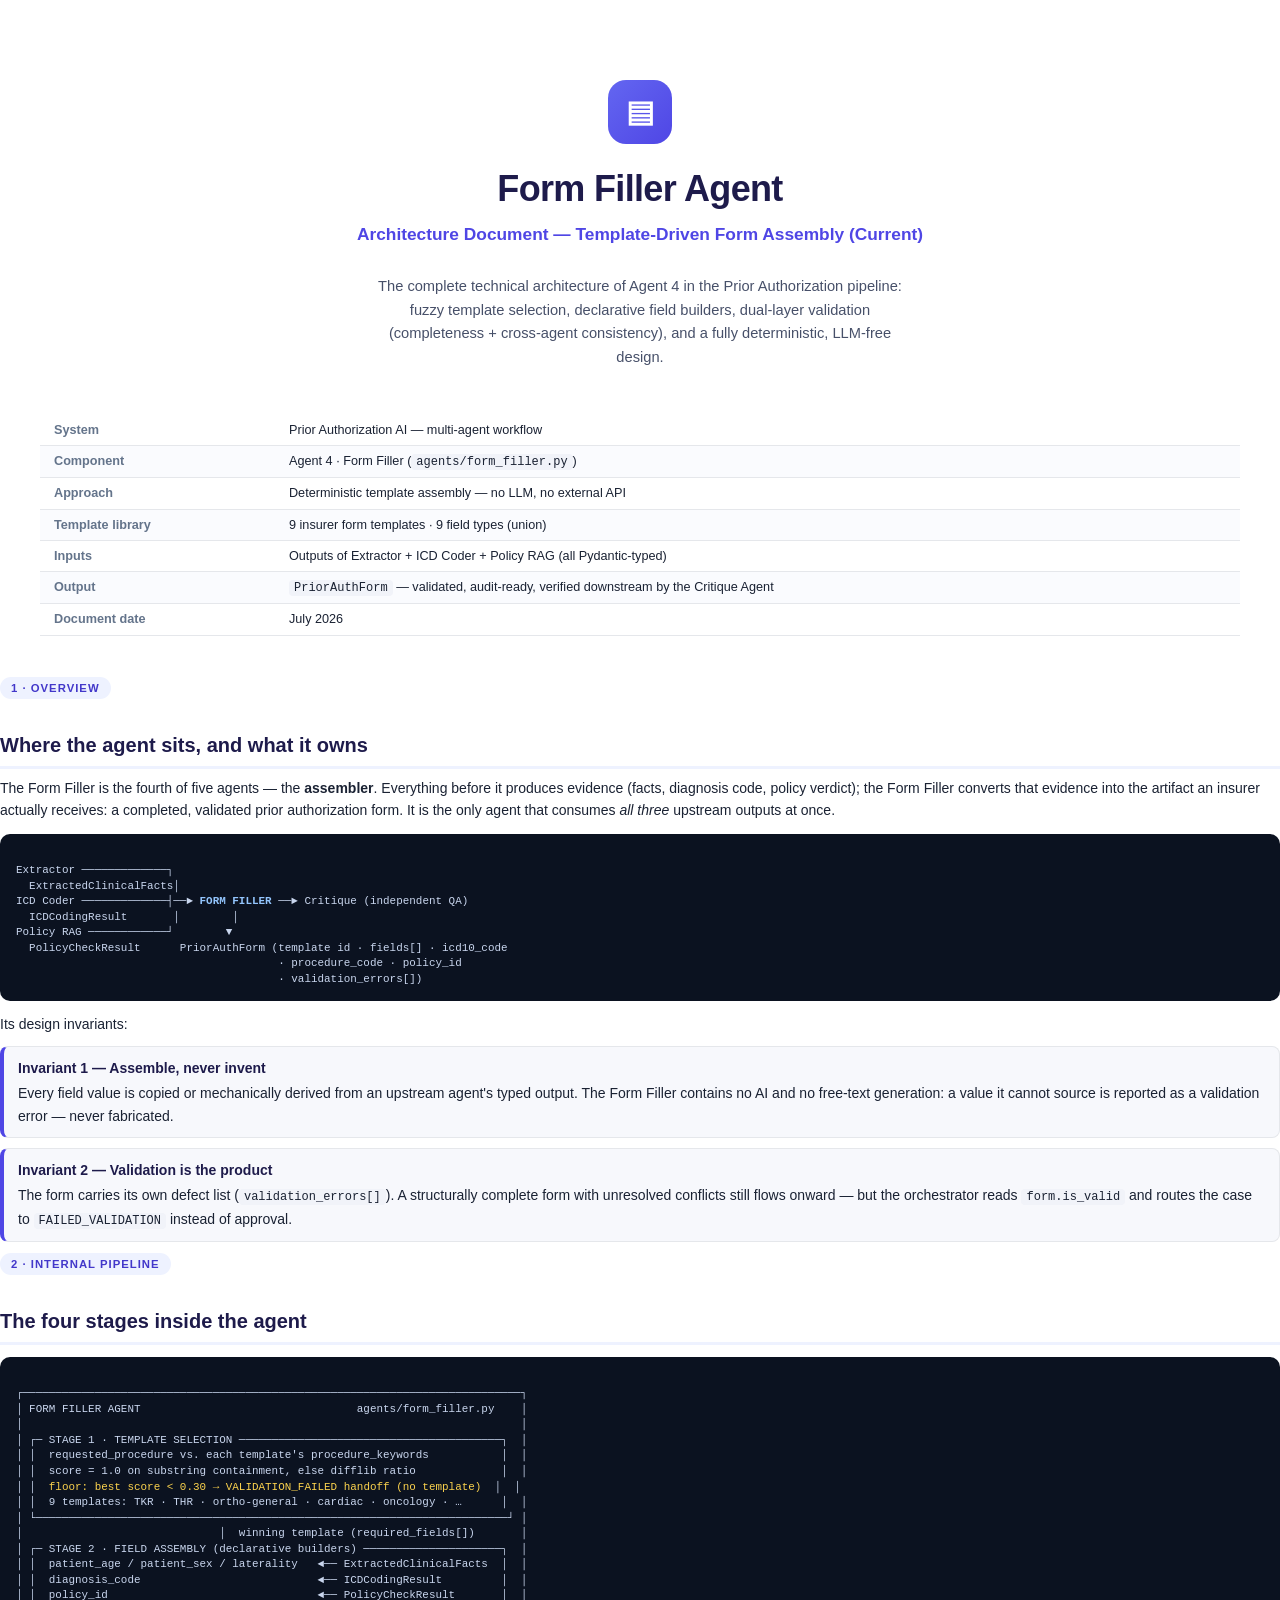
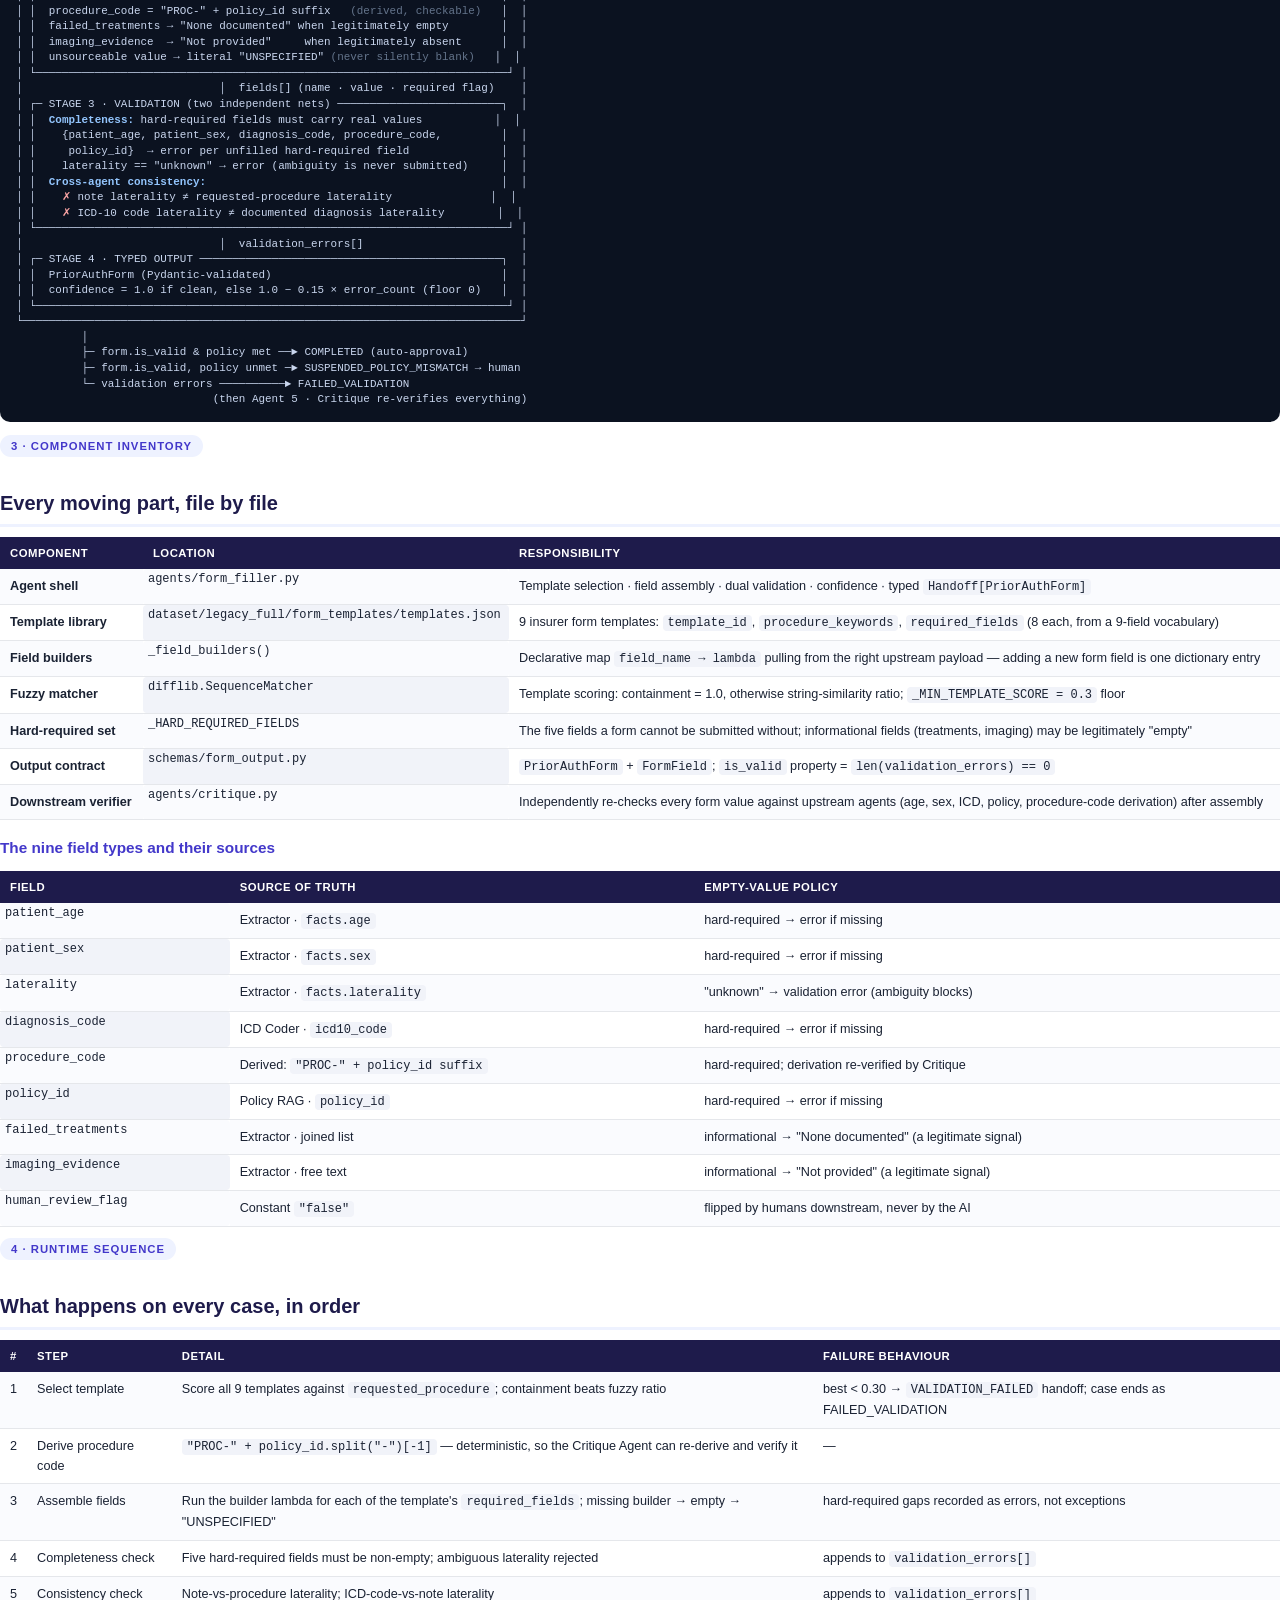
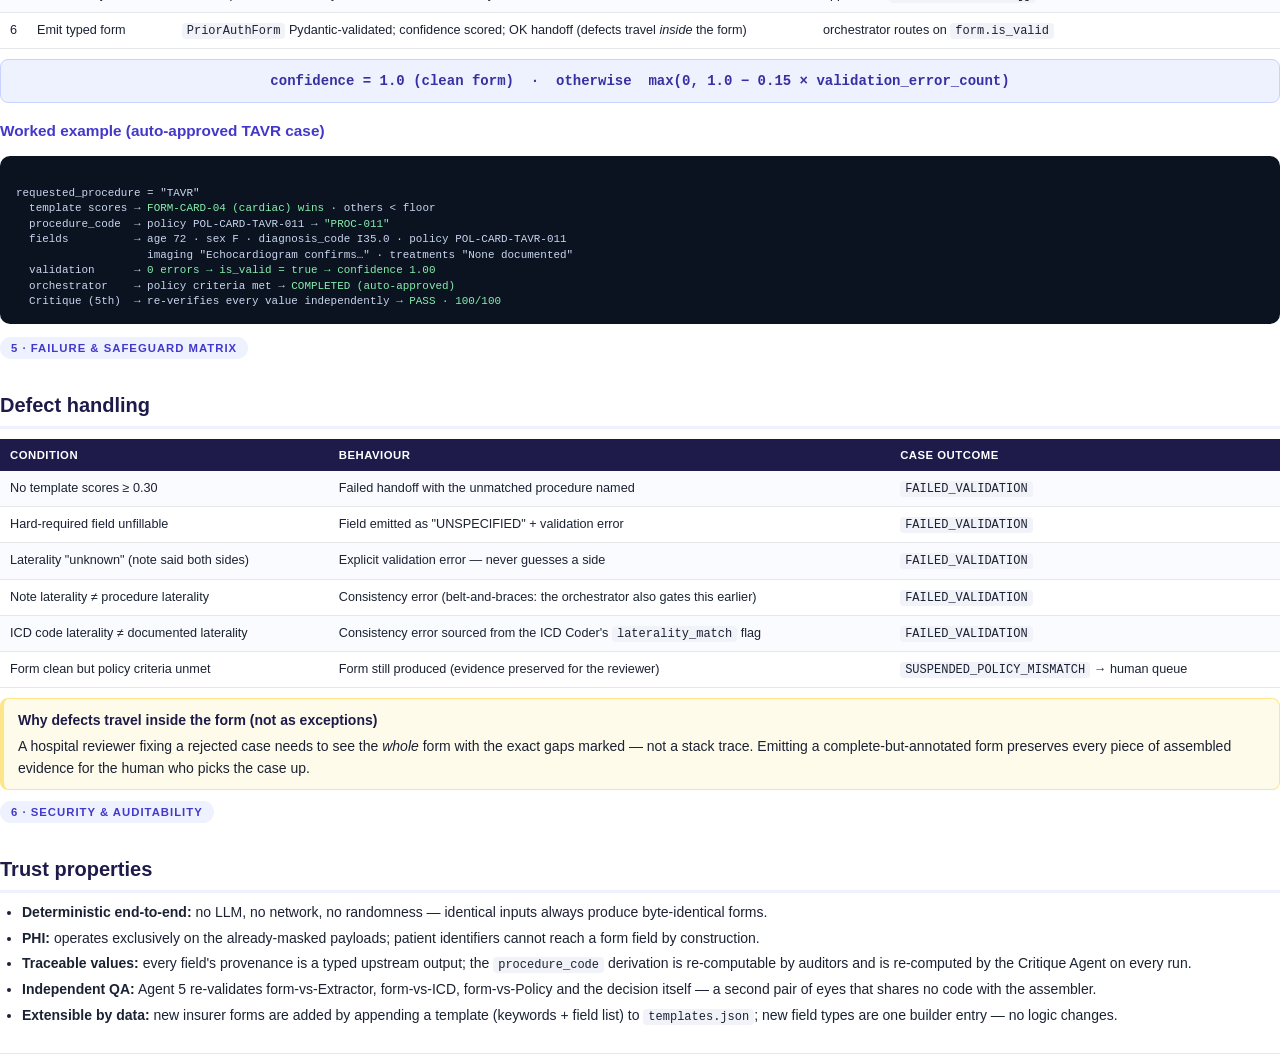
<file: prior-auth-project/docs/form-filler-architecture.html>
<!doctype html>
<html lang="en">
<head>
<meta charset="UTF-8" />
<title>Form Filler Agent — Architecture Document</title>
<style>
  @page { size: A4; margin: 16mm 15mm; }
  * { margin: 0; padding: 0; box-sizing: border-box; }
  body { font-family: "Segoe UI", Arial, sans-serif; color: #1a2233; font-size: 10.5pt; line-height: 1.6; }
  .cover { text-align: center; padding: 80px 40px 40px; page-break-after: always; }
  .cover .logo { width: 64px; height: 64px; border-radius: 18px; margin: 0 auto 24px;
    background: linear-gradient(135deg, #6366F1, #4F46E5); color: #fff;
    display: flex; align-items: center; justify-content: center; font-size: 30px; font-weight: 800; }
  .cover h1 { font-size: 27pt; letter-spacing: -0.5pt; color: #1e1b4b; line-height: 1.15; }
  .cover .subtitle { font-size: 13pt; color: #4F46E5; margin-top: 12px; font-weight: 600; }
  .cover .meta { margin-top: 26px; color: #8a93a8; font-size: 9.5pt; }
  .cover table { margin: 46px auto 0; font-size: 9.5pt; border-collapse: collapse; }
  .cover td { padding: 5px 14px; border-bottom: 1px solid #E5E7EB; text-align: left; }
  .cover td:first-child { color: #64748B; font-weight: 600; }
  h2 { font-size: 15pt; color: #1e1b4b; margin: 26px 0 8px; border-bottom: 3px solid #EEF2FF;
       padding-bottom: 5px; page-break-after: avoid; }
  h3 { font-size: 11.5pt; color: #4338CA; margin: 16px 0 6px; page-break-after: avoid; }
  p { margin: 6px 0; }
  .tag { display: inline-block; background: #EEF2FF; color: #4338CA; font-weight: 700; font-size: 8.5pt;
    border-radius: 999px; padding: 2px 11px; letter-spacing: 1px; text-transform: uppercase; margin-bottom: 4px; }
  code, .mono { font-family: Consolas, "JetBrains Mono", monospace; font-size: 9pt;
    background: #F1F3F9; border-radius: 4px; padding: 1px 5px; }
  .diagram { font-family: Consolas, monospace; font-size: 8.2pt; line-height: 1.42; white-space: pre;
    background: #0B1220; color: #C9D6EE; border-radius: 10px; padding: 14px 16px; margin: 12px 0;
    page-break-inside: avoid; overflow: hidden; }
  .diagram .hl { color: #93C5FD; font-weight: bold; }
  .diagram .g { color: #86EFAC; }
  .diagram .y { color: #FCD34D; }
  .diagram .r { color: #FCA5A5; }
  .diagram .d { color: #64748B; }
  table { width: 100%; border-collapse: collapse; margin: 10px 0; font-size: 9.5pt; page-break-inside: avoid; }
  th { text-align: left; background: #1e1b4b; color: #fff; padding: 7px 10px; font-size: 8.5pt;
       text-transform: uppercase; letter-spacing: 0.5px; }
  td { padding: 7px 10px; border-bottom: 1px solid #E5E7EB; vertical-align: top; }
  tr:nth-child(even) td { background: #FAFBFE; }
  .box { background: #F7F8FC; border: 1px solid #E5E7EB; border-left: 4px solid #4F46E5;
    border-radius: 8px; padding: 10px 14px; margin: 10px 0; page-break-inside: avoid; }
  .box.green { border-left-color: #16A34A; background: #F0FDF4; border-color: #BBF7D0; }
  .box.amber { border-left-color: #D97706; background: #FFFBEB; border-color: #FDE68A; }
  .box b.title { display: block; margin-bottom: 3px; color: #1e1b4b; }
  .formula { text-align: center; font-family: Consolas, monospace; font-size: 10.5pt; font-weight: 700;
    background: #EEF2FF; border: 1px solid #C7D2FE; color: #3730A3; border-radius: 8px;
    padding: 10px; margin: 10px 0; page-break-inside: avoid; }
  .footer-note { margin-top: 26px; color: #8a93a8; font-size: 8.5pt; border-top: 1px solid #E5E7EB; padding-top: 8px; }
  ul { margin: 6px 0 6px 22px; }
  li { margin: 3px 0; }
</style>
</head>
<body>

<!-- ================================ COVER ================================ -->
<div class="cover">
  <div class="logo">▤</div>
  <h1>Form Filler Agent</h1>
  <div class="subtitle">Architecture Document — Template-Driven Form Assembly (Current)</div>
  <p style="max-width:530px;margin:26px auto 0;color:#475069;font-size:11pt;">
    The complete technical architecture of Agent&nbsp;4 in the Prior&nbsp;Authorization pipeline:
    fuzzy template selection, declarative field builders, dual-layer validation
    (completeness&nbsp;+ cross-agent consistency), and a fully deterministic, LLM-free design.
  </p>
  <table>
    <tr><td>System</td><td>Prior Authorization AI — multi-agent workflow</td></tr>
    <tr><td>Component</td><td>Agent 4 · Form Filler (<span class="mono">agents/form_filler.py</span>)</td></tr>
    <tr><td>Approach</td><td>Deterministic template assembly — no LLM, no external API</td></tr>
    <tr><td>Template library</td><td>9 insurer form templates · 9 field types (union)</td></tr>
    <tr><td>Inputs</td><td>Outputs of Extractor + ICD Coder + Policy RAG (all Pydantic-typed)</td></tr>
    <tr><td>Output</td><td><span class="mono">PriorAuthForm</span> — validated, audit-ready, verified downstream by the Critique Agent</td></tr>
    <tr><td>Document date</td><td>July 2026</td></tr>
  </table>
</div>

<!-- ================================ 1. OVERVIEW ================================ -->
<span class="tag">1 · Overview</span>
<h2>Where the agent sits, and what it owns</h2>
<p>
  The Form Filler is the fourth of five agents — the <b>assembler</b>. Everything before it
  produces evidence (facts, diagnosis code, policy verdict); the Form Filler converts that
  evidence into the artifact an insurer actually receives: a completed, validated prior
  authorization form. It is the only agent that consumes <i>all three</i> upstream outputs at once.
</p>
<div class="diagram">
Extractor ─────────────┐
  ExtractedClinicalFacts│
ICD Coder ─────────────┤──► <span class="hl">FORM FILLER</span> ──► Critique (independent QA)
  ICDCodingResult       │        │
Policy RAG ────────────┘        ▼
  PolicyCheckResult      PriorAuthForm (template id · fields[] · icd10_code
                                        · procedure_code · policy_id
                                        · validation_errors[])</div>
<p>Its design invariants:</p>
<div class="box">
  <b class="title">Invariant 1 — Assemble, never invent</b>
  Every field value is copied or mechanically derived from an upstream agent's typed output.
  The Form Filler contains no AI and no free-text generation: a value it cannot source is
  reported as a validation error — never fabricated.
</div>
<div class="box">
  <b class="title">Invariant 2 — Validation is the product</b>
  The form carries its own defect list (<span class="mono">validation_errors[]</span>). A structurally complete form
  with unresolved conflicts still flows onward — but the orchestrator reads
  <span class="mono">form.is_valid</span> and routes the case to <span class="mono">FAILED_VALIDATION</span> instead of approval.
</div>

<!-- ================================ 2. INTERNAL PIPELINE ================================ -->
<span class="tag">2 · Internal pipeline</span>
<h2>The four stages inside the agent</h2>
<div class="diagram">
┌────────────────────────────────────────────────────────────────────────────┐
│ FORM FILLER AGENT                                 agents/form_filler.py    │
│                                                                            │
│ ┌─ STAGE 1 · TEMPLATE SELECTION ────────────────────────────────────────┐  │
│ │  requested_procedure vs. each template's procedure_keywords           │  │
│ │  score = 1.0 on substring containment, else difflib ratio             │  │
│ │  <span class="y">floor: best score &lt; 0.30 → VALIDATION_FAILED handoff (no template)</span>  │  │
│ │  9 templates: TKR · THR · ortho-general · cardiac · oncology · …      │  │
│ └────────────────────────────────────────────────────────────────────────┘ │
│                              │  winning template (required_fields[])       │
│ ┌─ STAGE 2 · FIELD ASSEMBLY (declarative builders) ─────────────────────┐  │
│ │  patient_age / patient_sex / laterality   ◄── ExtractedClinicalFacts  │  │
│ │  diagnosis_code                           ◄── ICDCodingResult         │  │
│ │  policy_id                                ◄── PolicyCheckResult       │  │
│ │  procedure_code = "PROC-" + policy_id suffix   <span class="d">(derived, checkable)</span>   │  │
│ │  failed_treatments → "None documented" when legitimately empty        │  │
│ │  imaging_evidence  → "Not provided"     when legitimately absent      │  │
│ │  unsourceable value → literal "UNSPECIFIED" <span class="d">(never silently blank)</span>   │  │
│ └────────────────────────────────────────────────────────────────────────┘ │
│                              │  fields[] (name · value · required flag)    │
│ ┌─ STAGE 3 · VALIDATION (two independent nets) ─────────────────────────┐  │
│ │  <span class="hl">Completeness:</span> hard-required fields must carry real values           │  │
│ │    {patient_age, patient_sex, diagnosis_code, procedure_code,         │  │
│ │     policy_id}  → error per unfilled hard-required field              │  │
│ │    laterality == "unknown" → error (ambiguity is never submitted)     │  │
│ │  <span class="hl">Cross-agent consistency:</span>                                             │  │
│ │    <span class="r">✗</span> note laterality ≠ requested-procedure laterality               │  │
│ │    <span class="r">✗</span> ICD-10 code laterality ≠ documented diagnosis laterality        │  │
│ └────────────────────────────────────────────────────────────────────────┘ │
│                              │  validation_errors[]                        │
│ ┌─ STAGE 4 · TYPED OUTPUT ──────────────────────────────────────────────┐  │
│ │  PriorAuthForm (Pydantic-validated)                                   │  │
│ │  confidence = 1.0 if clean, else 1.0 − 0.15 × error_count (floor 0)   │  │
│ └────────────────────────────────────────────────────────────────────────┘ │
└────────────────────────────────────────────────────────────────────────────┘
          │
          ├─ form.is_valid & policy met ──► COMPLETED (auto-approval)
          ├─ form.is_valid, policy unmet ─► SUSPENDED_POLICY_MISMATCH → human
          └─ validation errors ──────────► FAILED_VALIDATION
                              (then Agent 5 · Critique re-verifies everything)</div>

<!-- ================================ 3. COMPONENTS ================================ -->
<span class="tag">3 · Component inventory</span>
<h2>Every moving part, file by file</h2>
<table>
  <tr><th>Component</th><th>Location</th><th>Responsibility</th></tr>
  <tr><td><b>Agent shell</b></td><td class="mono">agents/form_filler.py</td>
      <td>Template selection · field assembly · dual validation · confidence · typed <span class="mono">Handoff[PriorAuthForm]</span></td></tr>
  <tr><td><b>Template library</b></td><td class="mono">dataset/legacy_full/form_templates/templates.json</td>
      <td>9 insurer form templates: <span class="mono">template_id</span>, <span class="mono">procedure_keywords</span>, <span class="mono">required_fields</span> (8 each, from a 9-field vocabulary)</td></tr>
  <tr><td><b>Field builders</b></td><td class="mono">_field_builders()</td>
      <td>Declarative map <span class="mono">field_name → lambda</span> pulling from the right upstream payload — adding a new form field is one dictionary entry</td></tr>
  <tr><td><b>Fuzzy matcher</b></td><td class="mono">difflib.SequenceMatcher</td>
      <td>Template scoring: containment = 1.0, otherwise string-similarity ratio; <span class="mono">_MIN_TEMPLATE_SCORE = 0.3</span> floor</td></tr>
  <tr><td><b>Hard-required set</b></td><td class="mono">_HARD_REQUIRED_FIELDS</td>
      <td>The five fields a form cannot be submitted without; informational fields (treatments, imaging) may be legitimately "empty"</td></tr>
  <tr><td><b>Output contract</b></td><td class="mono">schemas/form_output.py</td>
      <td><span class="mono">PriorAuthForm</span> + <span class="mono">FormField</span>; <span class="mono">is_valid</span> property = <span class="mono">len(validation_errors) == 0</span></td></tr>
  <tr><td><b>Downstream verifier</b></td><td class="mono">agents/critique.py</td>
      <td>Independently re-checks every form value against upstream agents (age, sex, ICD, policy, procedure-code derivation) after assembly</td></tr>
</table>

<h3>The nine field types and their sources</h3>
<table>
  <tr><th>Field</th><th>Source of truth</th><th>Empty-value policy</th></tr>
  <tr><td class="mono">patient_age</td><td>Extractor · <span class="mono">facts.age</span></td><td>hard-required → error if missing</td></tr>
  <tr><td class="mono">patient_sex</td><td>Extractor · <span class="mono">facts.sex</span></td><td>hard-required → error if missing</td></tr>
  <tr><td class="mono">laterality</td><td>Extractor · <span class="mono">facts.laterality</span></td><td>"unknown" → validation error (ambiguity blocks)</td></tr>
  <tr><td class="mono">diagnosis_code</td><td>ICD Coder · <span class="mono">icd10_code</span></td><td>hard-required → error if missing</td></tr>
  <tr><td class="mono">procedure_code</td><td>Derived: <span class="mono">"PROC-" + policy_id suffix</span></td><td>hard-required; derivation re-verified by Critique</td></tr>
  <tr><td class="mono">policy_id</td><td>Policy RAG · <span class="mono">policy_id</span></td><td>hard-required → error if missing</td></tr>
  <tr><td class="mono">failed_treatments</td><td>Extractor · joined list</td><td>informational → "None documented" (a legitimate signal)</td></tr>
  <tr><td class="mono">imaging_evidence</td><td>Extractor · free text</td><td>informational → "Not provided" (a legitimate signal)</td></tr>
  <tr><td class="mono">human_review_flag</td><td>Constant <span class="mono">"false"</span></td><td>flipped by humans downstream, never by the AI</td></tr>
</table>

<!-- ================================ 4. RUNTIME ================================ -->
<span class="tag">4 · Runtime sequence</span>
<h2>What happens on every case, in order</h2>
<table>
  <tr><th>#</th><th>Step</th><th>Detail</th><th>Failure behaviour</th></tr>
  <tr><td>1</td><td>Select template</td><td>Score all 9 templates against <span class="mono">requested_procedure</span>; containment beats fuzzy ratio</td><td>best &lt; 0.30 → <span class="mono">VALIDATION_FAILED</span> handoff; case ends as FAILED_VALIDATION</td></tr>
  <tr><td>2</td><td>Derive procedure code</td><td><span class="mono">"PROC-" + policy_id.split("-")[-1]</span> — deterministic, so the Critique Agent can re-derive and verify it</td><td>—</td></tr>
  <tr><td>3</td><td>Assemble fields</td><td>Run the builder lambda for each of the template's <span class="mono">required_fields</span>; missing builder → empty → "UNSPECIFIED"</td><td>hard-required gaps recorded as errors, not exceptions</td></tr>
  <tr><td>4</td><td>Completeness check</td><td>Five hard-required fields must be non-empty; ambiguous laterality rejected</td><td>appends to <span class="mono">validation_errors[]</span></td></tr>
  <tr><td>5</td><td>Consistency check</td><td>Note-vs-procedure laterality; ICD-code-vs-note laterality</td><td>appends to <span class="mono">validation_errors[]</span></td></tr>
  <tr><td>6</td><td>Emit typed form</td><td><span class="mono">PriorAuthForm</span> Pydantic-validated; confidence scored; OK handoff (defects travel <i>inside</i> the form)</td><td>orchestrator routes on <span class="mono">form.is_valid</span></td></tr>
</table>

<div class="formula">confidence = 1.0 (clean form) &nbsp;·&nbsp; otherwise&nbsp; max(0, 1.0 − 0.15 × validation_error_count)</div>

<h3>Worked example (auto-approved TAVR case)</h3>
<div class="diagram">
requested_procedure = "TAVR"
  template scores → <span class="g">FORM-CARD-04 (cardiac) wins</span> · others &lt; floor
  procedure_code  → policy POL-CARD-TAVR-011 → <span class="g">"PROC-011"</span>
  fields          → age 72 · sex F · diagnosis_code I35.0 · policy POL-CARD-TAVR-011
                    imaging "Echocardiogram confirms…" · treatments "None documented"
  validation      → <span class="g">0 errors → is_valid = true → confidence 1.00</span>
  orchestrator    → policy criteria met → <span class="g">COMPLETED (auto-approved)</span>
  Critique (5th)  → re-verifies every value independently → <span class="g">PASS · 100/100</span></div>

<!-- ================================ 5. FAILURE MATRIX ================================ -->
<span class="tag">5 · Failure &amp; safeguard matrix</span>
<h2>Defect handling</h2>
<table>
  <tr><th>Condition</th><th>Behaviour</th><th>Case outcome</th></tr>
  <tr><td>No template scores ≥ 0.30</td><td>Failed handoff with the unmatched procedure named</td><td><span class="mono">FAILED_VALIDATION</span></td></tr>
  <tr><td>Hard-required field unfillable</td><td>Field emitted as "UNSPECIFIED" + validation error</td><td><span class="mono">FAILED_VALIDATION</span></td></tr>
  <tr><td>Laterality "unknown" (note said both sides)</td><td>Explicit validation error — never guesses a side</td><td><span class="mono">FAILED_VALIDATION</span></td></tr>
  <tr><td>Note laterality ≠ procedure laterality</td><td>Consistency error (belt-and-braces: the orchestrator also gates this earlier)</td><td><span class="mono">FAILED_VALIDATION</span></td></tr>
  <tr><td>ICD code laterality ≠ documented laterality</td><td>Consistency error sourced from the ICD Coder's <span class="mono">laterality_match</span> flag</td><td><span class="mono">FAILED_VALIDATION</span></td></tr>
  <tr><td>Form clean but policy criteria unmet</td><td>Form still produced (evidence preserved for the reviewer)</td><td><span class="mono">SUSPENDED_POLICY_MISMATCH</span> → human queue</td></tr>
</table>

<div class="box amber">
  <b class="title">Why defects travel inside the form (not as exceptions)</b>
  A hospital reviewer fixing a rejected case needs to see the <i>whole</i> form with the exact
  gaps marked — not a stack trace. Emitting a complete-but-annotated form preserves every
  piece of assembled evidence for the human who picks the case up.
</div>

<!-- ================================ 6. TRUST ================================ -->
<span class="tag">6 · Security &amp; auditability</span>
<h2>Trust properties</h2>
<ul>
  <li><b>Deterministic end-to-end:</b> no LLM, no network, no randomness — identical inputs always produce byte-identical forms.</li>
  <li><b>PHI:</b> operates exclusively on the already-masked payloads; patient identifiers cannot reach a form field by construction.</li>
  <li><b>Traceable values:</b> every field's provenance is a typed upstream output; the <span class="mono">procedure_code</span> derivation is re-computable by auditors and is re-computed by the Critique Agent on every run.</li>
  <li><b>Independent QA:</b> Agent 5 re-validates form-vs-Extractor, form-vs-ICD, form-vs-Policy and the decision itself — a second pair of eyes that shares no code with the assembler.</li>
  <li><b>Extensible by data:</b> new insurer forms are added by appending a template (keywords + field list) to <span class="mono">templates.json</span>; new field types are one builder entry — no logic changes.</li>
</ul>

<p class="footer-note">
  Prior Authorization AI · Form Filler Agent architecture · July 2026 ·
  Companion documents: <b>Policy-RAG-Architecture.pdf</b> · <b>Policy-RAG-Agent-Explained.pdf</b> · <b>Policy-RAG-Flow.pptx</b>
</p>
</body>
</html>
</file>
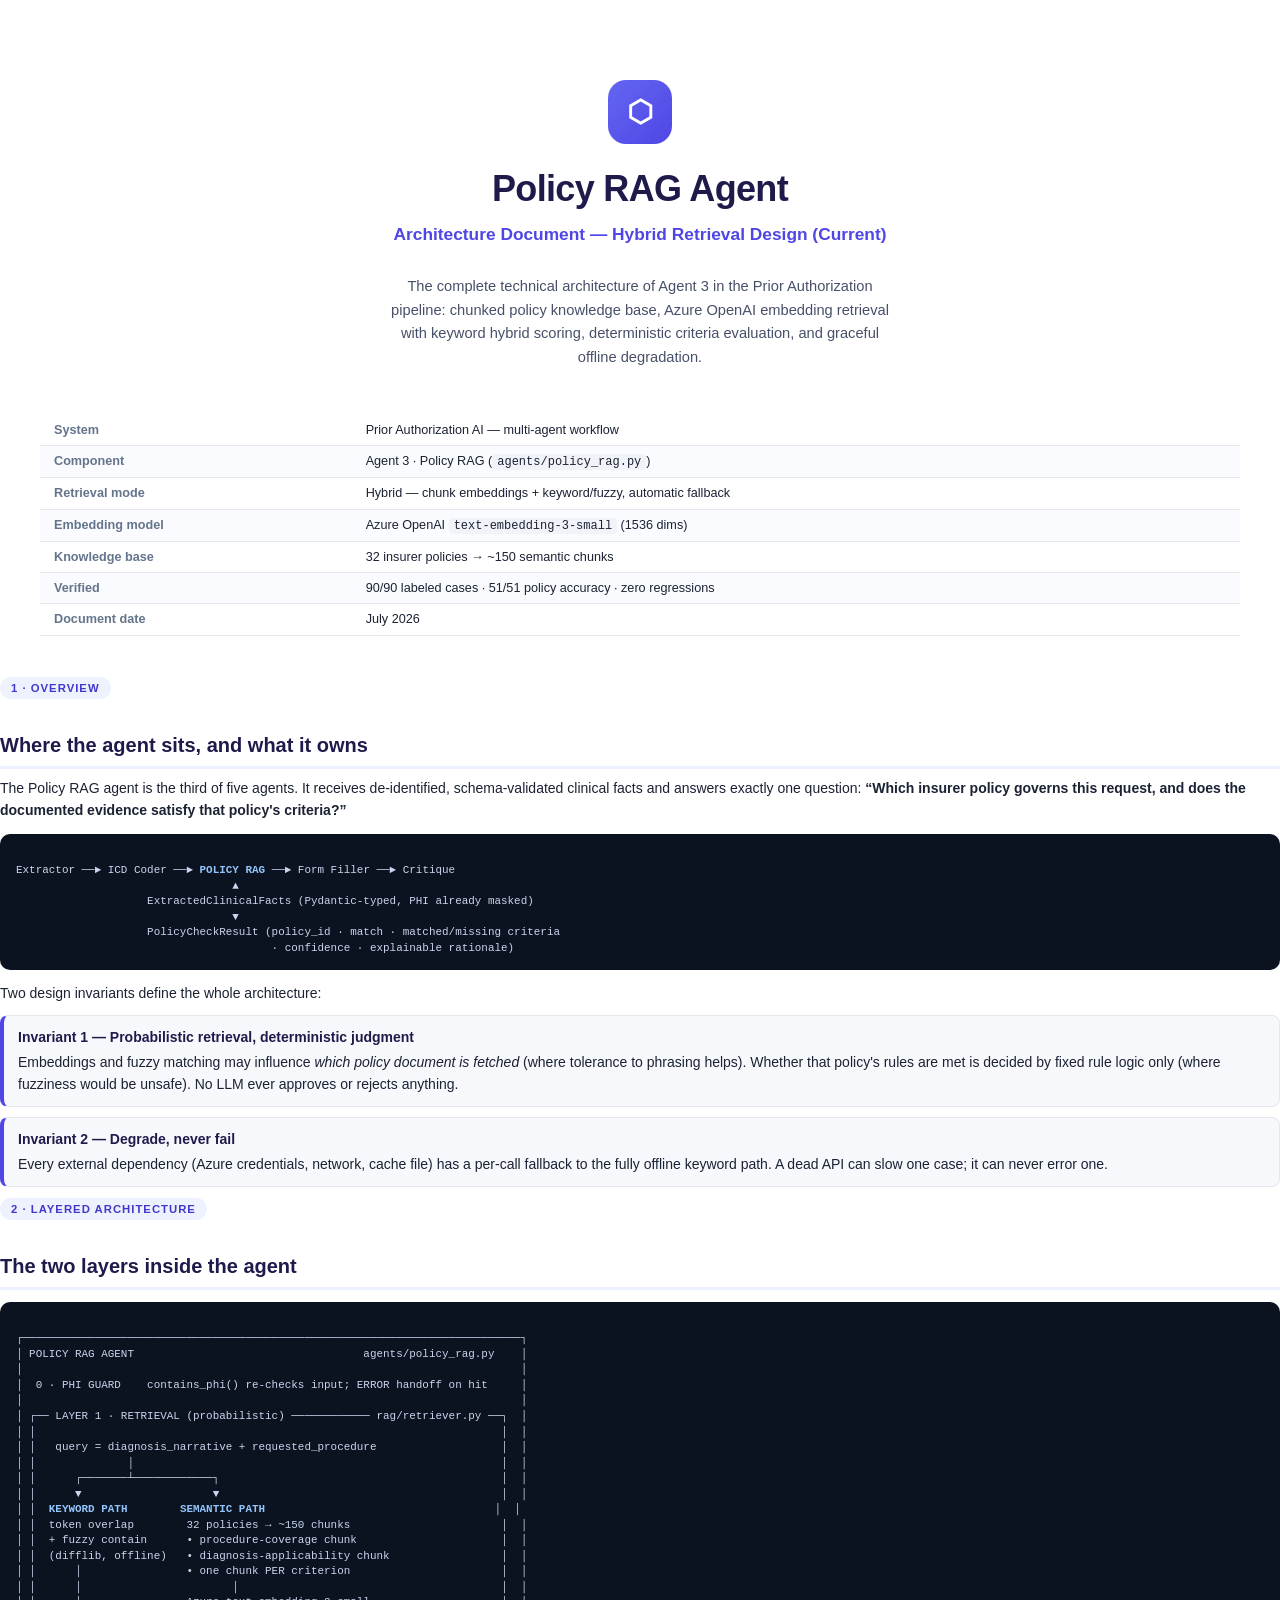
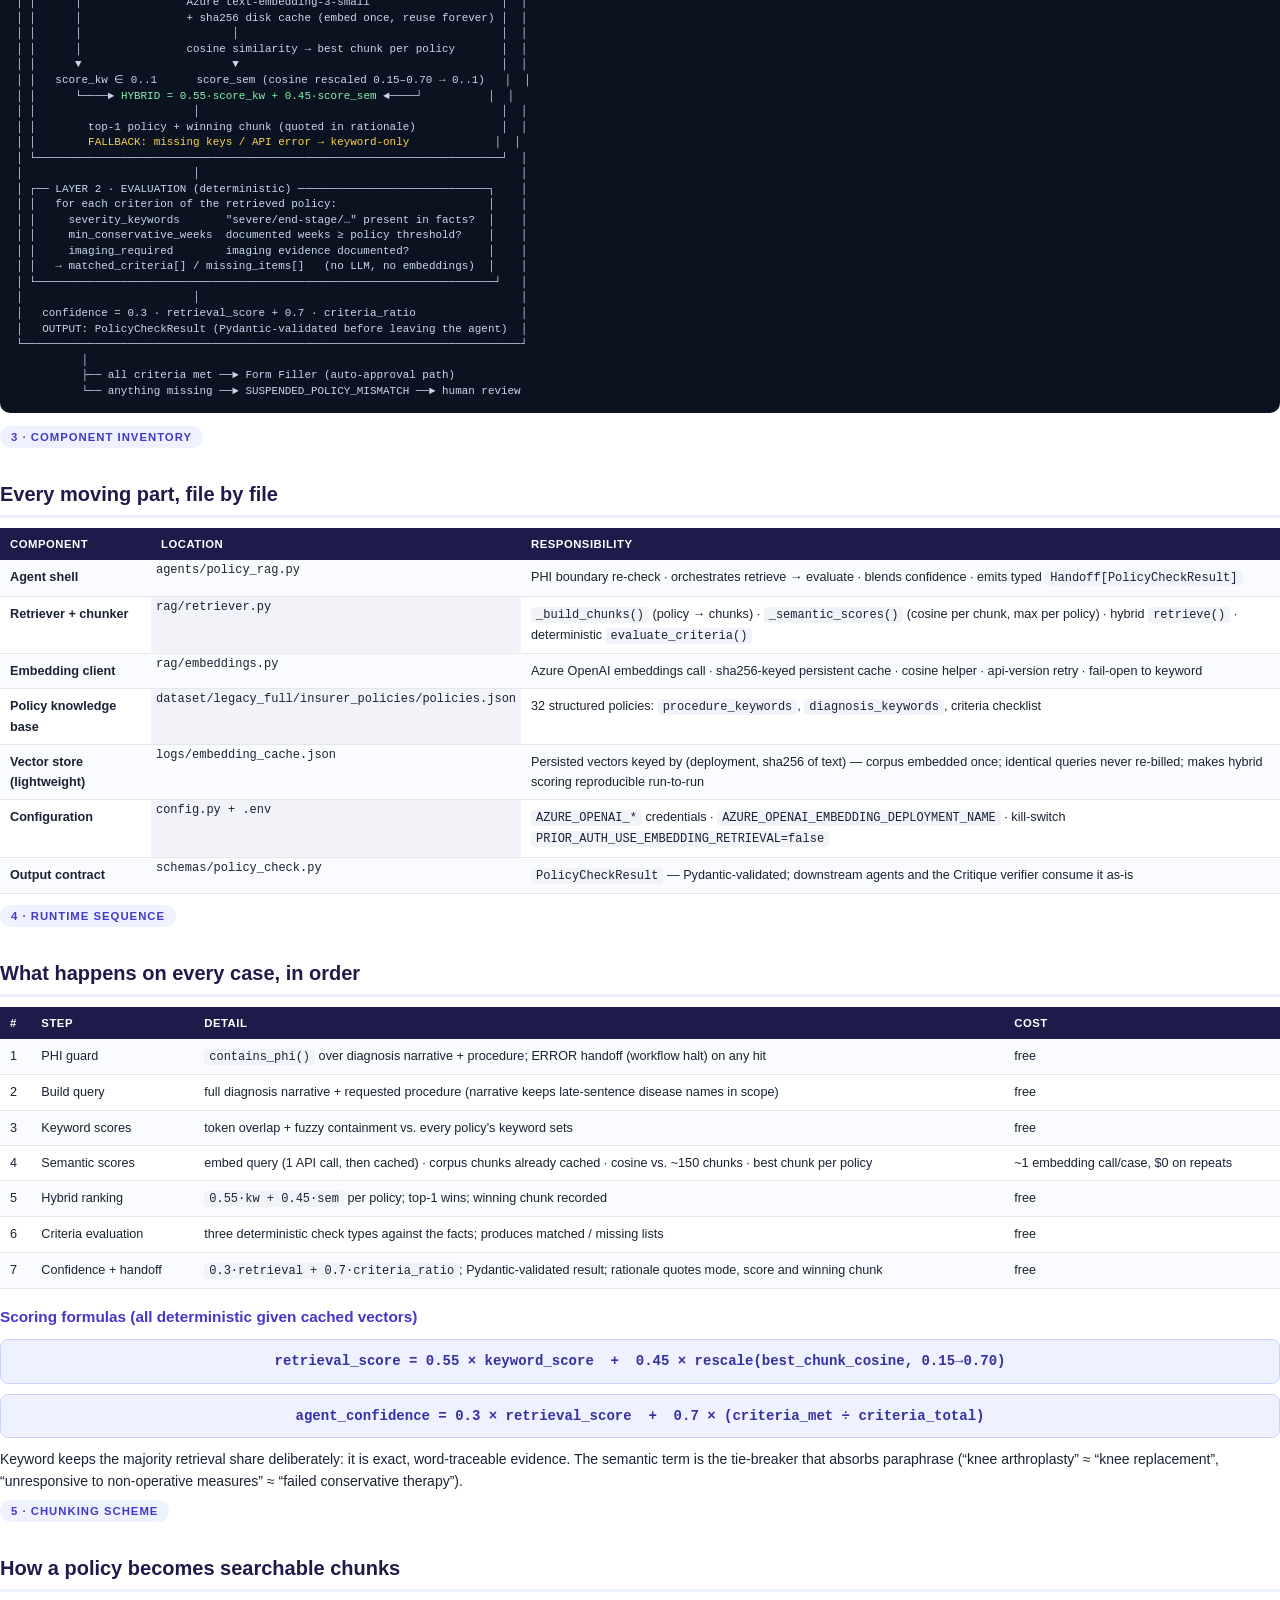
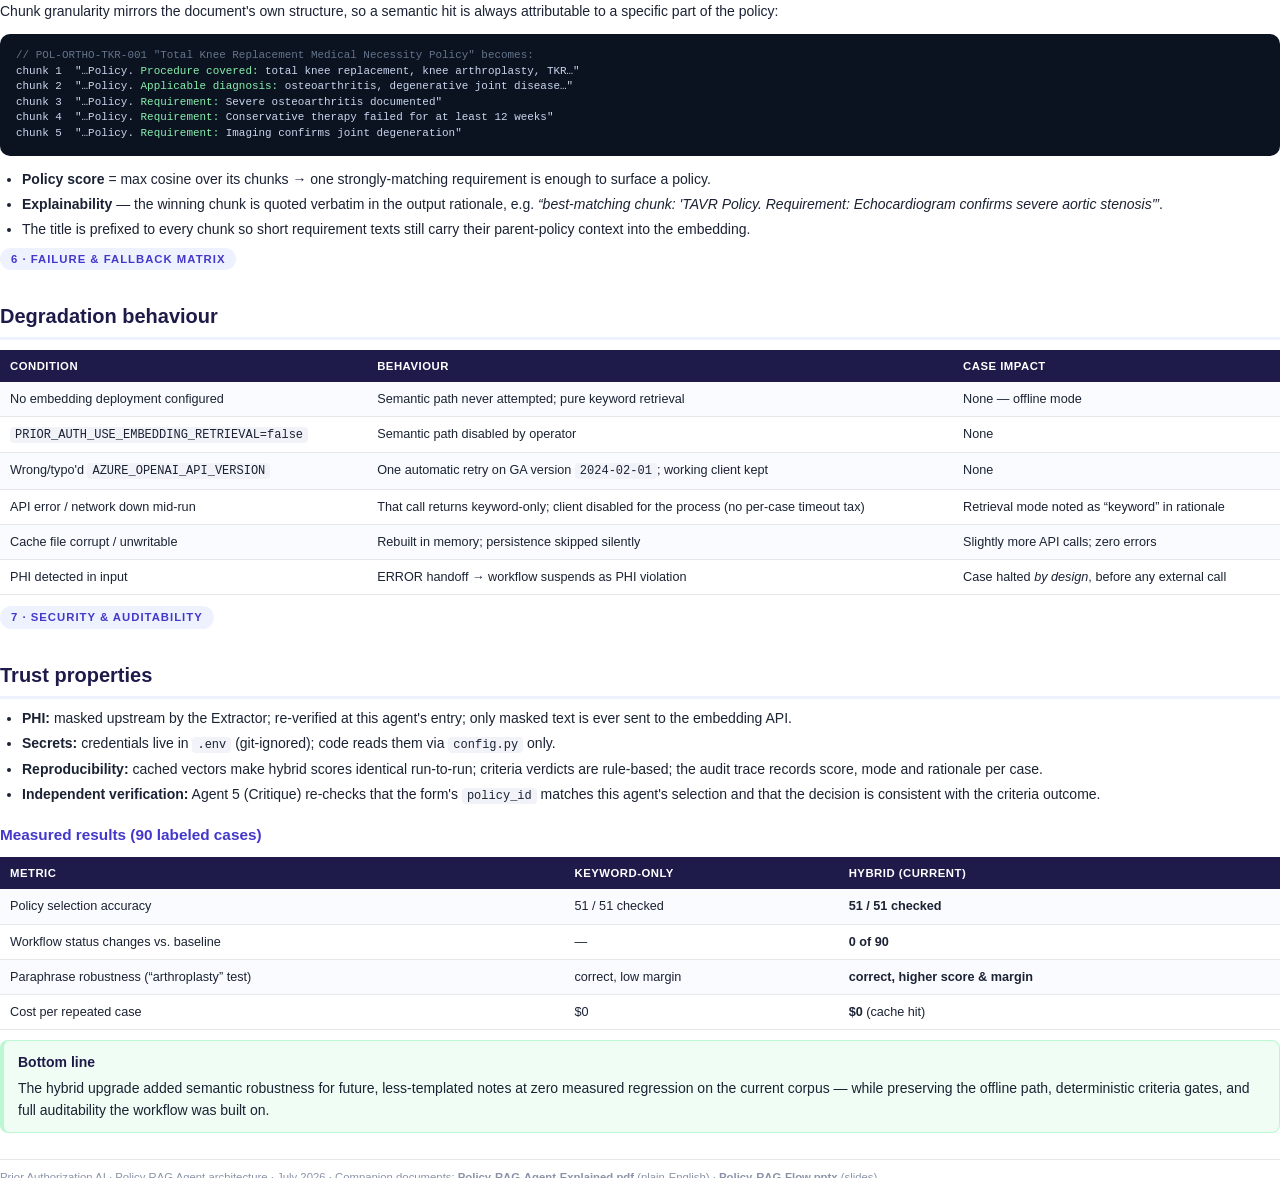
<file: prior-auth-project/docs/policy-rag-architecture.html>
<!doctype html>
<html lang="en">
<head>
<meta charset="UTF-8" />
<title>Policy RAG Agent — Architecture Document</title>
<style>
  @page { size: A4; margin: 16mm 15mm; }
  * { margin: 0; padding: 0; box-sizing: border-box; }
  body { font-family: "Segoe UI", Arial, sans-serif; color: #1a2233; font-size: 10.5pt; line-height: 1.6; }
  .cover { text-align: center; padding: 80px 40px 40px; page-break-after: always; }
  .cover .logo { width: 64px; height: 64px; border-radius: 18px; margin: 0 auto 24px;
    background: linear-gradient(135deg, #6366F1, #4F46E5); color: #fff;
    display: flex; align-items: center; justify-content: center; font-size: 30px; font-weight: 800; }
  .cover h1 { font-size: 27pt; letter-spacing: -0.5pt; color: #1e1b4b; line-height: 1.15; }
  .cover .subtitle { font-size: 13pt; color: #4F46E5; margin-top: 12px; font-weight: 600; }
  .cover .meta { margin-top: 26px; color: #8a93a8; font-size: 9.5pt; }
  .cover table { margin: 46px auto 0; font-size: 9.5pt; border-collapse: collapse; }
  .cover td { padding: 5px 14px; border-bottom: 1px solid #E5E7EB; text-align: left; }
  .cover td:first-child { color: #64748B; font-weight: 600; }
  h2 { font-size: 15pt; color: #1e1b4b; margin: 26px 0 8px; border-bottom: 3px solid #EEF2FF;
       padding-bottom: 5px; page-break-after: avoid; }
  h3 { font-size: 11.5pt; color: #4338CA; margin: 16px 0 6px; page-break-after: avoid; }
  p { margin: 6px 0; }
  .tag { display: inline-block; background: #EEF2FF; color: #4338CA; font-weight: 700; font-size: 8.5pt;
    border-radius: 999px; padding: 2px 11px; letter-spacing: 1px; text-transform: uppercase; margin-bottom: 4px; }
  code, .mono { font-family: Consolas, "JetBrains Mono", monospace; font-size: 9pt;
    background: #F1F3F9; border-radius: 4px; padding: 1px 5px; }
  .diagram { font-family: Consolas, monospace; font-size: 8.2pt; line-height: 1.42; white-space: pre;
    background: #0B1220; color: #C9D6EE; border-radius: 10px; padding: 14px 16px; margin: 12px 0;
    page-break-inside: avoid; overflow: hidden; }
  .diagram .hl { color: #93C5FD; font-weight: bold; }
  .diagram .g { color: #86EFAC; }
  .diagram .y { color: #FCD34D; }
  .diagram .d { color: #64748B; }
  table { width: 100%; border-collapse: collapse; margin: 10px 0; font-size: 9.5pt; page-break-inside: avoid; }
  th { text-align: left; background: #1e1b4b; color: #fff; padding: 7px 10px; font-size: 8.5pt;
       text-transform: uppercase; letter-spacing: 0.5px; }
  td { padding: 7px 10px; border-bottom: 1px solid #E5E7EB; vertical-align: top; }
  tr:nth-child(even) td { background: #FAFBFE; }
  .box { background: #F7F8FC; border: 1px solid #E5E7EB; border-left: 4px solid #4F46E5;
    border-radius: 8px; padding: 10px 14px; margin: 10px 0; page-break-inside: avoid; }
  .box.green { border-left-color: #16A34A; background: #F0FDF4; border-color: #BBF7D0; }
  .box.amber { border-left-color: #D97706; background: #FFFBEB; border-color: #FDE68A; }
  .box b.title { display: block; margin-bottom: 3px; color: #1e1b4b; }
  .formula { text-align: center; font-family: Consolas, monospace; font-size: 10.5pt; font-weight: 700;
    background: #EEF2FF; border: 1px solid #C7D2FE; color: #3730A3; border-radius: 8px;
    padding: 10px; margin: 10px 0; page-break-inside: avoid; }
  .footer-note { margin-top: 26px; color: #8a93a8; font-size: 8.5pt; border-top: 1px solid #E5E7EB; padding-top: 8px; }
  ul { margin: 6px 0 6px 22px; }
  li { margin: 3px 0; }
</style>
</head>
<body>

<!-- ================================ COVER ================================ -->
<div class="cover">
  <div class="logo">⬡</div>
  <h1>Policy RAG Agent</h1>
  <div class="subtitle">Architecture Document — Hybrid Retrieval Design (Current)</div>
  <p style="max-width:520px;margin:26px auto 0;color:#475069;font-size:11pt;">
    The complete technical architecture of Agent&nbsp;3 in the Prior&nbsp;Authorization pipeline:
    chunked policy knowledge base, Azure OpenAI embedding retrieval with keyword hybrid scoring,
    deterministic criteria evaluation, and graceful offline degradation.
  </p>
  <table>
    <tr><td>System</td><td>Prior Authorization AI — multi-agent workflow</td></tr>
    <tr><td>Component</td><td>Agent 3 · Policy RAG (<span class="mono">agents/policy_rag.py</span>)</td></tr>
    <tr><td>Retrieval mode</td><td>Hybrid — chunk embeddings + keyword/fuzzy, automatic fallback</td></tr>
    <tr><td>Embedding model</td><td>Azure OpenAI <span class="mono">text-embedding-3-small</span> (1536 dims)</td></tr>
    <tr><td>Knowledge base</td><td>32 insurer policies → ~150 semantic chunks</td></tr>
    <tr><td>Verified</td><td>90/90 labeled cases · 51/51 policy accuracy · zero regressions</td></tr>
    <tr><td>Document date</td><td>July 2026</td></tr>
  </table>
</div>

<!-- ================================ 1. OVERVIEW ================================ -->
<span class="tag">1 · Overview</span>
<h2>Where the agent sits, and what it owns</h2>
<p>
  The Policy RAG agent is the third of five agents. It receives de-identified, schema-validated
  clinical facts and answers exactly one question: <b>“Which insurer policy governs this request,
  and does the documented evidence satisfy that policy's criteria?”</b>
</p>
<div class="diagram">
Extractor ──► ICD Coder ──► <span class="hl">POLICY RAG</span> ──► Form Filler ──► Critique
                                 ▲
                    ExtractedClinicalFacts (Pydantic-typed, PHI already masked)
                                 ▼
                    PolicyCheckResult (policy_id · match · matched/missing criteria
                                       · confidence · explainable rationale)</div>
<p>Two design invariants define the whole architecture:</p>
<div class="box">
  <b class="title">Invariant 1 — Probabilistic retrieval, deterministic judgment</b>
  Embeddings and fuzzy matching may influence <i>which policy document is fetched</i> (where
  tolerance to phrasing helps). Whether that policy's rules are met is decided by fixed rule
  logic only (where fuzziness would be unsafe). No LLM ever approves or rejects anything.
</div>
<div class="box">
  <b class="title">Invariant 2 — Degrade, never fail</b>
  Every external dependency (Azure credentials, network, cache file) has a per-call fallback
  to the fully offline keyword path. A dead API can slow one case; it can never error one.
</div>

<!-- ================================ 2. LAYERED VIEW ================================ -->
<span class="tag">2 · Layered architecture</span>
<h2>The two layers inside the agent</h2>
<div class="diagram">
┌────────────────────────────────────────────────────────────────────────────┐
│ POLICY RAG AGENT                                   agents/policy_rag.py    │
│                                                                            │
│  0 · PHI GUARD    contains_phi() re-checks input; ERROR handoff on hit     │
│                                                                            │
│ ┌── LAYER 1 · RETRIEVAL (probabilistic) ──────────── rag/retriever.py ──┐  │
│ │                                                                       │  │
│ │   query = diagnosis_narrative + requested_procedure                   │  │
│ │              │                                                        │  │
│ │      ┌───────┴────────────┐                                           │  │
│ │      ▼                    ▼                                           │  │
│ │  <span class="hl">KEYWORD PATH</span>        <span class="hl">SEMANTIC PATH</span>                                   │  │
│ │  token overlap        32 policies → ~150 chunks                       │  │
│ │  + fuzzy contain      • procedure-coverage chunk                      │  │
│ │  (difflib, offline)   • diagnosis-applicability chunk                 │  │
│ │      │                • one chunk PER criterion                       │  │
│ │      │                       │                                        │  │
│ │      │                Azure text-embedding-3-small                    │  │
│ │      │                + sha256 disk cache (embed once, reuse forever) │  │
│ │      │                       │                                        │  │
│ │      │                cosine similarity → best chunk per policy       │  │
│ │      ▼                       ▼                                        │  │
│ │   score_kw ∈ 0..1      score_sem (cosine rescaled 0.15–0.70 → 0..1)   │  │
│ │      └────► <span class="g">HYBRID = 0.55·score_kw + 0.45·score_sem</span> ◄────┘          │  │
│ │                        │                                              │  │
│ │        top-1 policy + winning chunk (quoted in rationale)             │  │
│ │        <span class="y">FALLBACK: missing keys / API error → keyword-only</span>             │  │
│ └───────────────────────────────────────────────────────────────────────┘  │
│                          │                                                 │
│ ┌── LAYER 2 · EVALUATION (deterministic) ─────────────────────────────┐    │
│ │   for each criterion of the retrieved policy:                       │    │
│ │     severity_keywords       "severe/end-stage/…" present in facts?  │    │
│ │     min_conservative_weeks  documented weeks ≥ policy threshold?    │    │
│ │     imaging_required        imaging evidence documented?            │    │
│ │   → matched_criteria[] / missing_items[]   (no LLM, no embeddings)  │    │
│ └──────────────────────────────────────────────────────────────────────┘   │
│                          │                                                 │
│   confidence = 0.3 · retrieval_score + 0.7 · criteria_ratio                │
│   OUTPUT: PolicyCheckResult (Pydantic-validated before leaving the agent)  │
└────────────────────────────────────────────────────────────────────────────┘
          │
          ├── all criteria met ──► Form Filler (auto-approval path)
          └── anything missing ──► SUSPENDED_POLICY_MISMATCH ──► human review</div>

<!-- ================================ 3. COMPONENTS ================================ -->
<span class="tag">3 · Component inventory</span>
<h2>Every moving part, file by file</h2>
<table>
  <tr><th>Component</th><th>Location</th><th>Responsibility</th></tr>
  <tr><td><b>Agent shell</b></td><td class="mono">agents/policy_rag.py</td>
      <td>PHI boundary re-check · orchestrates retrieve → evaluate · blends confidence · emits typed <span class="mono">Handoff[PolicyCheckResult]</span></td></tr>
  <tr><td><b>Retriever + chunker</b></td><td class="mono">rag/retriever.py</td>
      <td><span class="mono">_build_chunks()</span> (policy → chunks) · <span class="mono">_semantic_scores()</span> (cosine per chunk, max per policy) · hybrid <span class="mono">retrieve()</span> · deterministic <span class="mono">evaluate_criteria()</span></td></tr>
  <tr><td><b>Embedding client</b></td><td class="mono">rag/embeddings.py</td>
      <td>Azure OpenAI embeddings call · sha256-keyed persistent cache · cosine helper · api-version retry · fail-open to keyword</td></tr>
  <tr><td><b>Policy knowledge base</b></td><td class="mono">dataset/legacy_full/insurer_policies/policies.json</td>
      <td>32 structured policies: <span class="mono">procedure_keywords</span>, <span class="mono">diagnosis_keywords</span>, criteria checklist</td></tr>
  <tr><td><b>Vector store (lightweight)</b></td><td class="mono">logs/embedding_cache.json</td>
      <td>Persisted vectors keyed by (deployment, sha256 of text) — corpus embedded once; identical queries never re-billed; makes hybrid scoring reproducible run-to-run</td></tr>
  <tr><td><b>Configuration</b></td><td class="mono">config.py + .env</td>
      <td><span class="mono">AZURE_OPENAI_*</span> credentials · <span class="mono">AZURE_OPENAI_EMBEDDING_DEPLOYMENT_NAME</span> · kill-switch <span class="mono">PRIOR_AUTH_USE_EMBEDDING_RETRIEVAL=false</span></td></tr>
  <tr><td><b>Output contract</b></td><td class="mono">schemas/policy_check.py</td>
      <td><span class="mono">PolicyCheckResult</span> — Pydantic-validated; downstream agents and the Critique verifier consume it as-is</td></tr>
</table>

<!-- ================================ 4. DATA FLOW ================================ -->
<span class="tag">4 · Runtime sequence</span>
<h2>What happens on every case, in order</h2>
<table>
  <tr><th>#</th><th>Step</th><th>Detail</th><th>Cost</th></tr>
  <tr><td>1</td><td>PHI guard</td><td><span class="mono">contains_phi()</span> over diagnosis narrative + procedure; ERROR handoff (workflow halt) on any hit</td><td>free</td></tr>
  <tr><td>2</td><td>Build query</td><td>full diagnosis narrative + requested procedure (narrative keeps late-sentence disease names in scope)</td><td>free</td></tr>
  <tr><td>3</td><td>Keyword scores</td><td>token overlap + fuzzy containment vs. every policy's keyword sets</td><td>free</td></tr>
  <tr><td>4</td><td>Semantic scores</td><td>embed query (1 API call, then cached) · corpus chunks already cached · cosine vs. ~150 chunks · best chunk per policy</td><td>~1 embedding call/case, $0 on repeats</td></tr>
  <tr><td>5</td><td>Hybrid ranking</td><td><span class="mono">0.55·kw + 0.45·sem</span> per policy; top-1 wins; winning chunk recorded</td><td>free</td></tr>
  <tr><td>6</td><td>Criteria evaluation</td><td>three deterministic check types against the facts; produces matched / missing lists</td><td>free</td></tr>
  <tr><td>7</td><td>Confidence + handoff</td><td><span class="mono">0.3·retrieval + 0.7·criteria_ratio</span>; Pydantic-validated result; rationale quotes mode, score and winning chunk</td><td>free</td></tr>
</table>

<h3>Scoring formulas (all deterministic given cached vectors)</h3>
<div class="formula">retrieval_score = 0.55 × keyword_score &nbsp;+&nbsp; 0.45 × rescale(best_chunk_cosine, 0.15→0.70)</div>
<div class="formula">agent_confidence = 0.3 × retrieval_score &nbsp;+&nbsp; 0.7 × (criteria_met ÷ criteria_total)</div>
<p>
  Keyword keeps the majority retrieval share deliberately: it is exact, word-traceable evidence.
  The semantic term is the tie-breaker that absorbs paraphrase (“knee arthroplasty” ≈ “knee
  replacement”, “unresponsive to non-operative measures” ≈ “failed conservative therapy”).
</p>

<!-- ================================ 5. CHUNKING ================================ -->
<span class="tag">5 · Chunking scheme</span>
<h2>How a policy becomes searchable chunks</h2>
<p>Chunk granularity mirrors the document's own structure, so a semantic hit is always attributable to a specific part of the policy:</p>
<div class="diagram"><span class="d">// POL-ORTHO-TKR-001 "Total Knee Replacement Medical Necessity Policy" becomes:</span>
chunk 1  "…Policy. <span class="g">Procedure covered:</span> total knee replacement, knee arthroplasty, TKR…"
chunk 2  "…Policy. <span class="g">Applicable diagnosis:</span> osteoarthritis, degenerative joint disease…"
chunk 3  "…Policy. <span class="g">Requirement:</span> Severe osteoarthritis documented"
chunk 4  "…Policy. <span class="g">Requirement:</span> Conservative therapy failed for at least 12 weeks"
chunk 5  "…Policy. <span class="g">Requirement:</span> Imaging confirms joint degeneration"</div>
<ul>
  <li><b>Policy score</b> = max cosine over its chunks → one strongly-matching requirement is enough to surface a policy.</li>
  <li><b>Explainability</b> — the winning chunk is quoted verbatim in the output rationale, e.g. <i>“best-matching chunk: 'TAVR Policy. Requirement: Echocardiogram confirms severe aortic stenosis'”</i>.</li>
  <li>The title is prefixed to every chunk so short requirement texts still carry their parent-policy context into the embedding.</li>
</ul>

<!-- ================================ 6. FAILURE MATRIX ================================ -->
<span class="tag">6 · Failure &amp; fallback matrix</span>
<h2>Degradation behaviour</h2>
<table>
  <tr><th>Condition</th><th>Behaviour</th><th>Case impact</th></tr>
  <tr><td>No embedding deployment configured</td><td>Semantic path never attempted; pure keyword retrieval</td><td>None — offline mode</td></tr>
  <tr><td><span class="mono">PRIOR_AUTH_USE_EMBEDDING_RETRIEVAL=false</span></td><td>Semantic path disabled by operator</td><td>None</td></tr>
  <tr><td>Wrong/typo'd <span class="mono">AZURE_OPENAI_API_VERSION</span></td><td>One automatic retry on GA version <span class="mono">2024-02-01</span>; working client kept</td><td>None</td></tr>
  <tr><td>API error / network down mid-run</td><td>That call returns keyword-only; client disabled for the process (no per-case timeout tax)</td><td>Retrieval mode noted as “keyword” in rationale</td></tr>
  <tr><td>Cache file corrupt / unwritable</td><td>Rebuilt in memory; persistence skipped silently</td><td>Slightly more API calls; zero errors</td></tr>
  <tr><td>PHI detected in input</td><td>ERROR handoff → workflow suspends as PHI violation</td><td>Case halted <i>by design</i>, before any external call</td></tr>
</table>

<!-- ================================ 7. SECURITY ================================ -->
<span class="tag">7 · Security &amp; auditability</span>
<h2>Trust properties</h2>
<ul>
  <li><b>PHI:</b> masked upstream by the Extractor; re-verified at this agent's entry; only masked text is ever sent to the embedding API.</li>
  <li><b>Secrets:</b> credentials live in <span class="mono">.env</span> (git-ignored); code reads them via <span class="mono">config.py</span> only.</li>
  <li><b>Reproducibility:</b> cached vectors make hybrid scores identical run-to-run; criteria verdicts are rule-based; the audit trace records score, mode and rationale per case.</li>
  <li><b>Independent verification:</b> Agent 5 (Critique) re-checks that the form's <span class="mono">policy_id</span> matches this agent's selection and that the decision is consistent with the criteria outcome.</li>
</ul>

<h3>Measured results (90 labeled cases)</h3>
<table>
  <tr><th>Metric</th><th>Keyword-only</th><th>Hybrid (current)</th></tr>
  <tr><td>Policy selection accuracy</td><td>51 / 51 checked</td><td><b>51 / 51 checked</b></td></tr>
  <tr><td>Workflow status changes vs. baseline</td><td>—</td><td><b>0 of 90</b></td></tr>
  <tr><td>Paraphrase robustness (“arthroplasty” test)</td><td>correct, low margin</td><td><b>correct, higher score &amp; margin</b></td></tr>
  <tr><td>Cost per repeated case</td><td>$0</td><td><b>$0</b> (cache hit)</td></tr>
</table>
<div class="box green">
  <b class="title">Bottom line</b>
  The hybrid upgrade added semantic robustness for future, less-templated notes at zero measured
  regression on the current corpus — while preserving the offline path, deterministic criteria
  gates, and full auditability the workflow was built on.
</div>

<p class="footer-note">
  Prior Authorization AI · Policy RAG Agent architecture · July 2026 ·
  Companion documents: <b>Policy-RAG-Agent-Explained.pdf</b> (plain-English) · <b>Policy-RAG-Flow.pptx</b> (slides)
</p>
</body>
</html>
</file>
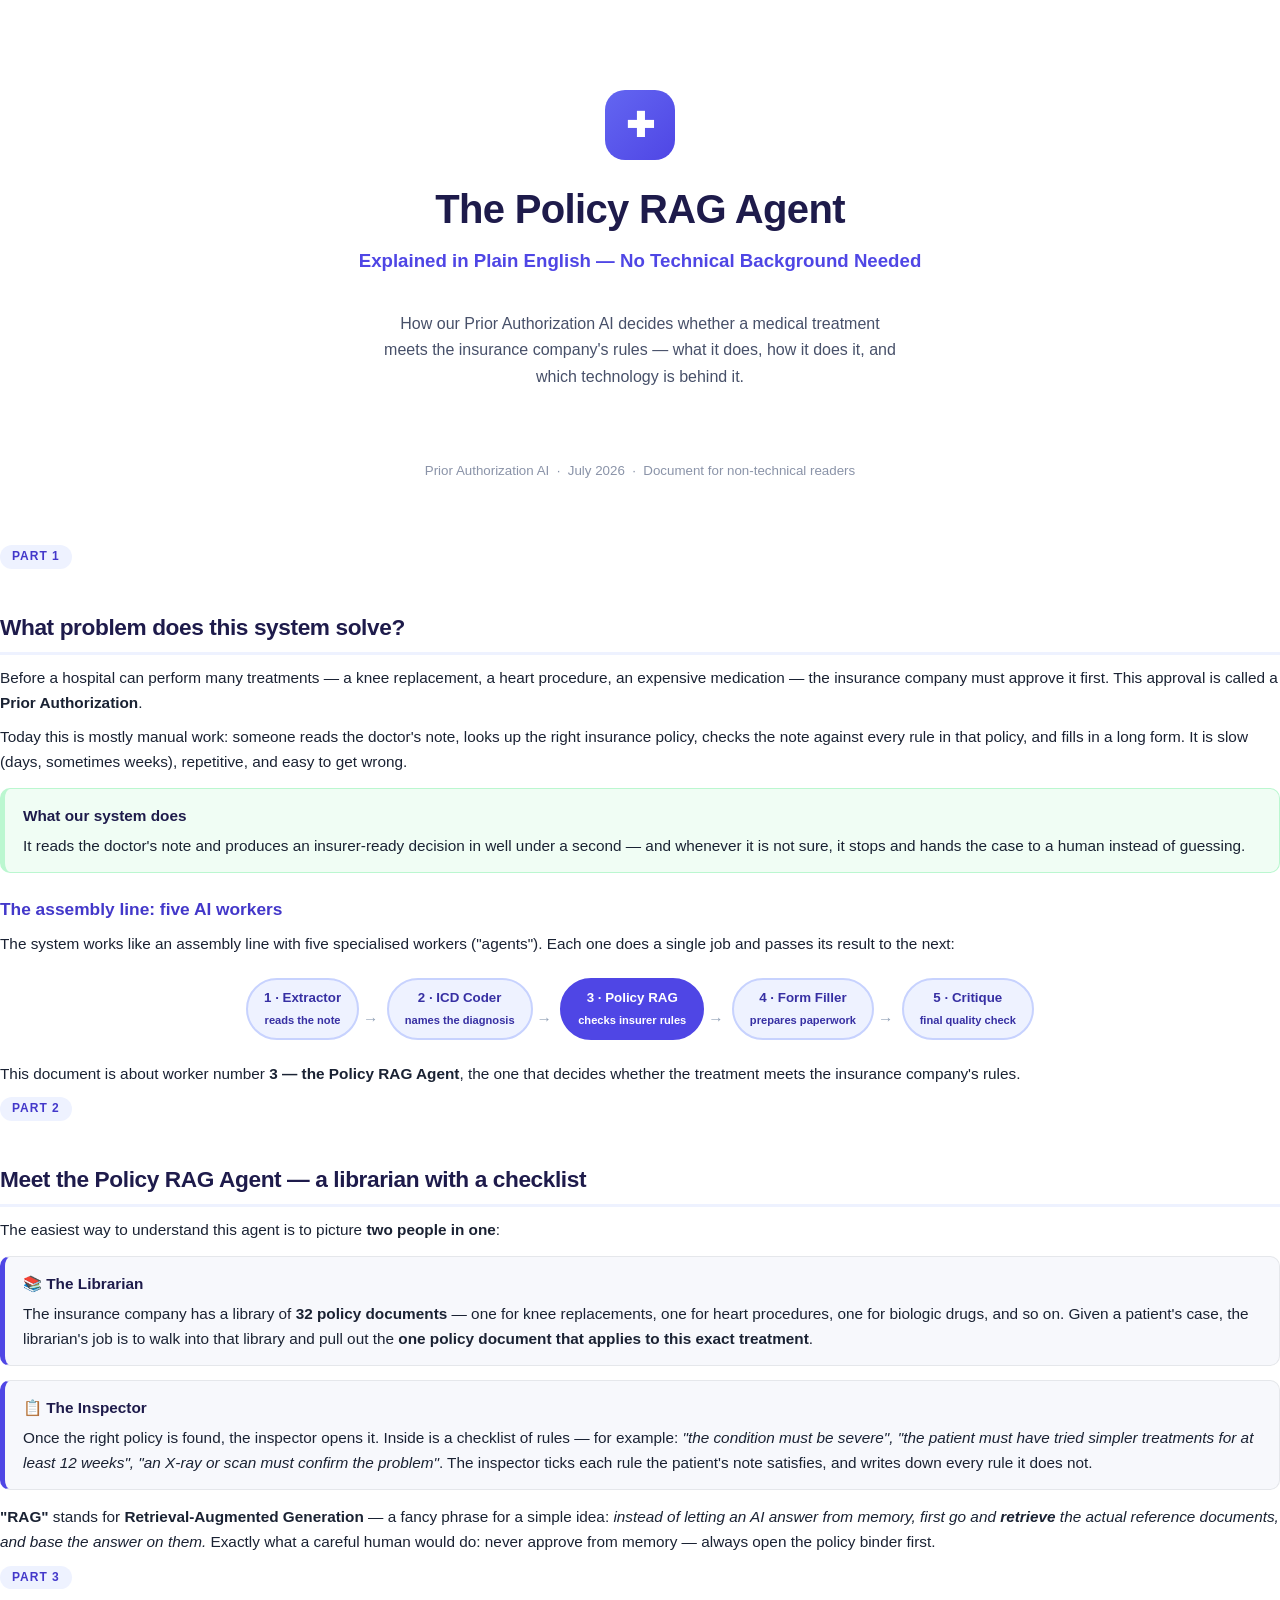
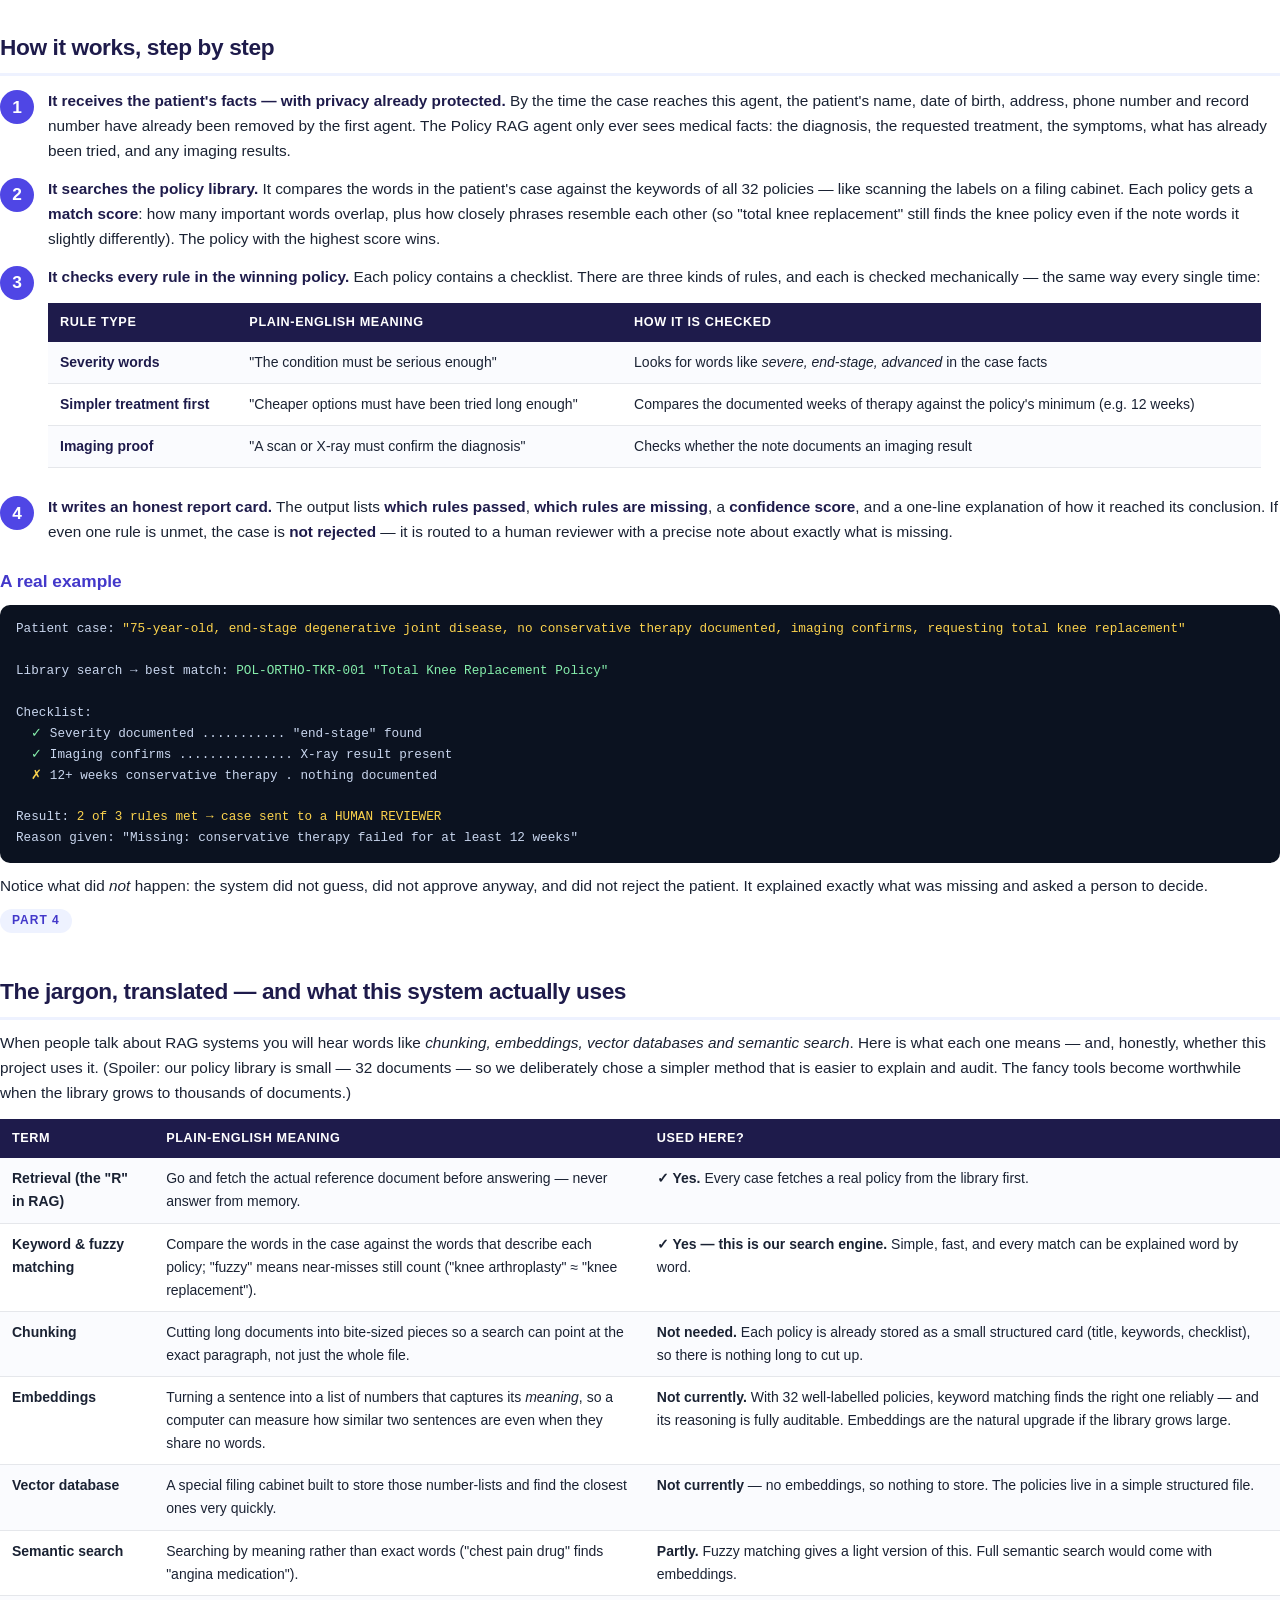
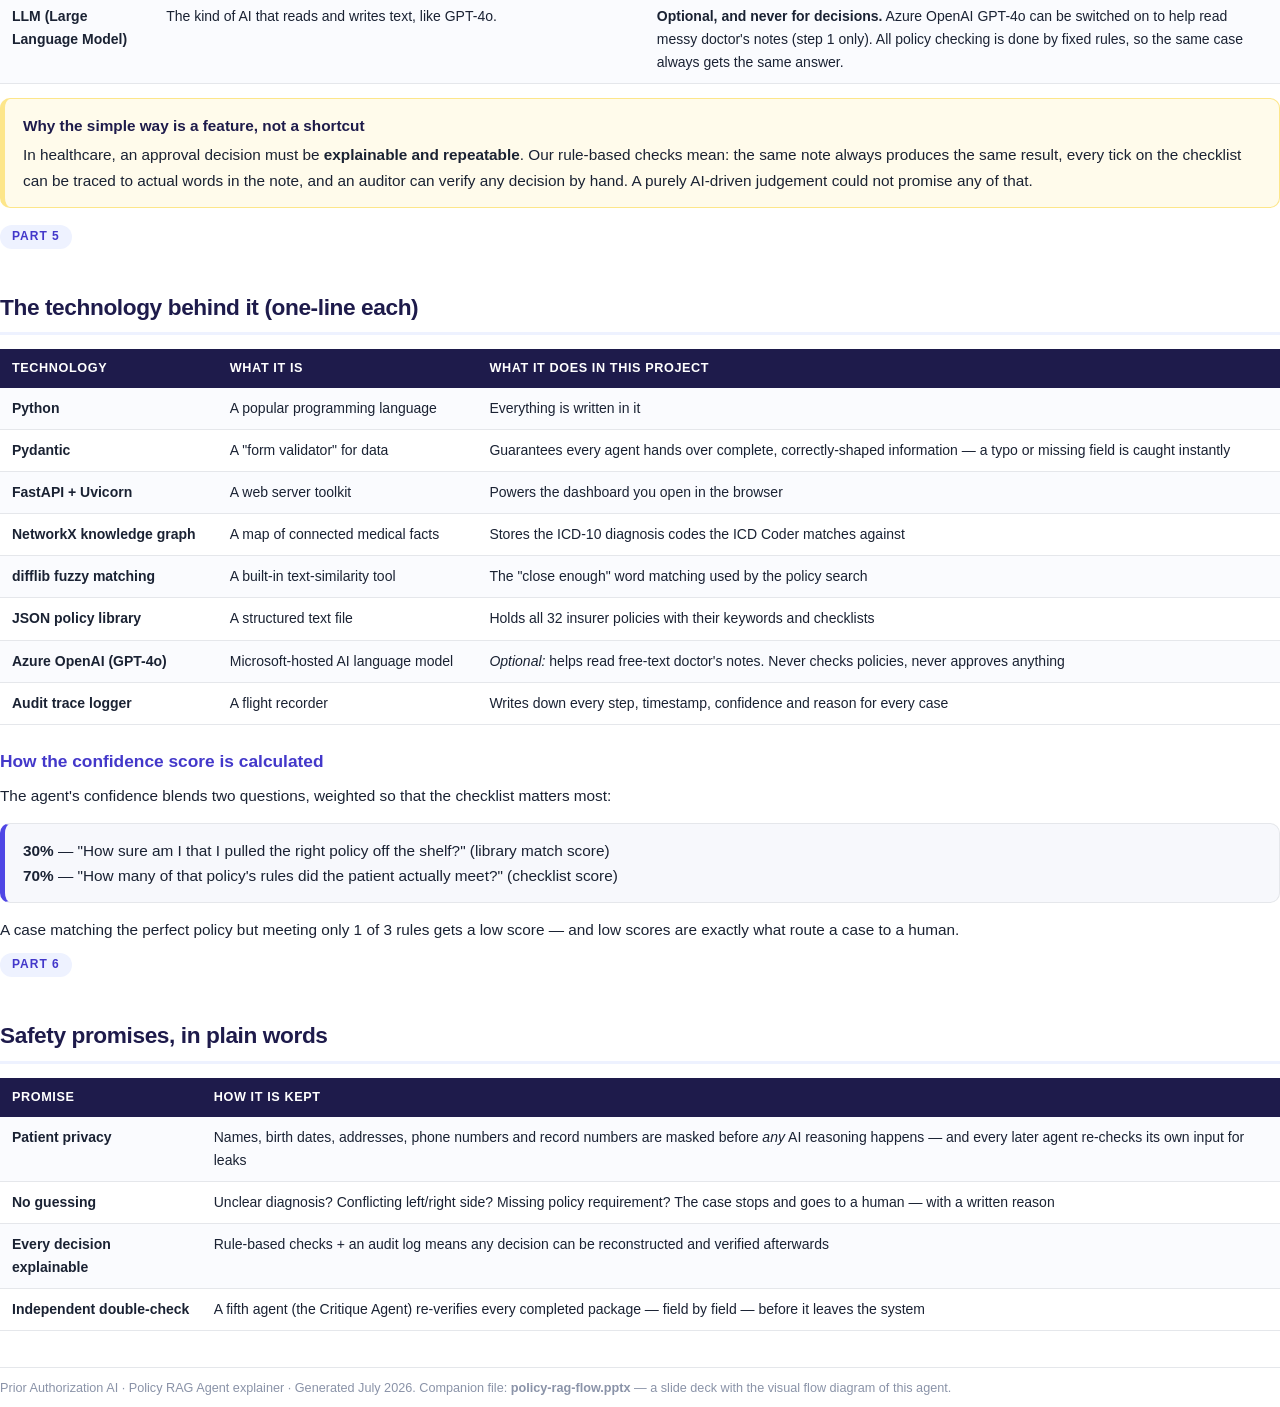
<file: prior-auth-project/docs/policy-rag-explained.html>
<!doctype html>
<html lang="en">
<head>
<meta charset="UTF-8" />
<title>The Policy RAG Agent — Explained in Plain English</title>
<style>
  @page { size: A4; margin: 18mm 16mm; }
  * { margin: 0; padding: 0; box-sizing: border-box; }
  body {
    font-family: "Segoe UI", Arial, sans-serif; color: #1a2233; font-size: 11.5pt;
    line-height: 1.65;
  }
  .cover {
    text-align: center; padding: 90px 40px 60px; page-break-after: always;
  }
  .cover .logo {
    width: 70px; height: 70px; border-radius: 20px; margin: 0 auto 26px;
    background: linear-gradient(135deg, #6366F1, #4F46E5); color: #fff;
    display: flex; align-items: center; justify-content: center; font-size: 34px; font-weight: 800;
  }
  .cover h1 { font-size: 30pt; letter-spacing: -0.5pt; line-height: 1.15; color: #1e1b4b; }
  .cover .subtitle { font-size: 14pt; color: #4F46E5; margin-top: 14px; font-weight: 600; }
  .cover .plain { margin: 34px auto 0; max-width: 520px; font-size: 12pt; color: #475069; }
  .cover .meta { margin-top: 70px; color: #8a93a8; font-size: 10pt; }
  h2 {
    font-size: 17pt; color: #1e1b4b; margin: 34px 0 10px; letter-spacing: -0.3pt;
    border-bottom: 3px solid #EEF2FF; padding-bottom: 6px; page-break-after: avoid;
  }
  h3 { font-size: 13pt; color: #4338CA; margin: 22px 0 8px; page-break-after: avoid; }
  p { margin: 8px 0; }
  .tag {
    display: inline-block; background: #EEF2FF; color: #4338CA; font-weight: 700;
    font-size: 9pt; border-radius: 999px; padding: 2px 12px; letter-spacing: 1px;
    text-transform: uppercase; margin-bottom: 6px;
  }
  .box {
    background: #F7F8FC; border: 1px solid #E5E7EB; border-left: 5px solid #4F46E5;
    border-radius: 10px; padding: 14px 18px; margin: 14px 0; page-break-inside: avoid;
  }
  .box.green { border-left-color: #16A34A; background: #F0FDF4; border-color: #BBF7D0; }
  .box.amber { border-left-color: #D97706; background: #FFFBEB; border-color: #FDE68A; }
  .box b.title { display: block; margin-bottom: 4px; color: #1e1b4b; }
  table {
    width: 100%; border-collapse: collapse; margin: 14px 0; font-size: 10.5pt;
    page-break-inside: avoid;
  }
  th {
    text-align: left; background: #1e1b4b; color: #fff; padding: 9px 12px;
    font-size: 9.5pt; text-transform: uppercase; letter-spacing: 0.6px;
  }
  td { padding: 9px 12px; border-bottom: 1px solid #E5E7EB; vertical-align: top; }
  tr:nth-child(even) td { background: #FAFBFE; }
  .step {
    display: flex; gap: 14px; margin: 12px 0; page-break-inside: avoid;
  }
  .step .n {
    flex-shrink: 0; width: 34px; height: 34px; border-radius: 50%;
    background: #4F46E5; color: #fff; font-weight: 800; font-size: 13pt;
    display: flex; align-items: center; justify-content: center; margin-top: 2px;
  }
  .step .body b { color: #1e1b4b; }
  .pill-flow { text-align: center; margin: 18px 0; page-break-inside: avoid; }
  .pill-flow .pill {
    display: inline-block; background: #EEF2FF; border: 2px solid #C7D2FE;
    color: #3730A3; border-radius: 999px; padding: 7px 16px; font-weight: 700; font-size: 10pt;
    margin: 3px 1px;
  }
  .pill-flow .pill.hero { background: #4F46E5; border-color: #4F46E5; color: #fff; }
  .pill-flow .arrow { color: #94A3B8; font-weight: 700; margin: 0 3px; }
  .footer-note { margin-top: 36px; color: #8a93a8; font-size: 9.5pt; border-top: 1px solid #E5E7EB; padding-top: 10px; }
  .example { font-family: Consolas, monospace; font-size: 9.5pt; background: #0B1220; color: #C9D6EE;
    border-radius: 10px; padding: 14px 16px; margin: 10px 0; page-break-inside: avoid; }
  .example .g { color: #86EFAC; } .example .y { color: #FCD34D; }
  .checkmark { color: #16A34A; font-weight: 800; }
  .crossmark { color: #DC2626; font-weight: 800; }
</style>
</head>
<body>

<!-- ============================ COVER ============================ -->
<div class="cover">
  <div class="logo">✚</div>
  <h1>The Policy&nbsp;RAG Agent</h1>
  <div class="subtitle">Explained in Plain English — No Technical Background Needed</div>
  <p class="plain">
    How our Prior&nbsp;Authorization AI decides whether a medical treatment
    meets the insurance company's rules — what it does, how it does it,
    and which technology is behind it.
  </p>
  <div class="meta">Prior Authorization AI &nbsp;·&nbsp; July 2026 &nbsp;·&nbsp; Document for non-technical readers</div>
</div>

<!-- ============================ 1. THE PROBLEM ============================ -->
<span class="tag">Part 1</span>
<h2>What problem does this system solve?</h2>
<p>
  Before a hospital can perform many treatments — a knee replacement, a heart procedure,
  an expensive medication — the insurance company must approve it first. This approval is
  called a <b>Prior Authorization</b>.
</p>
<p>
  Today this is mostly manual work: someone reads the doctor's note, looks up the right
  insurance policy, checks the note against every rule in that policy, and fills in a long
  form. It is slow (days, sometimes weeks), repetitive, and easy to get wrong.
</p>
<div class="box green">
  <b class="title">What our system does</b>
  It reads the doctor's note and produces an insurer-ready decision in well under a second —
  and whenever it is not sure, it stops and hands the case to a human instead of guessing.
</div>

<h3>The assembly line: five AI workers</h3>
<p>The system works like an assembly line with five specialised workers ("agents"). Each one does a single job and passes its result to the next:</p>
<div class="pill-flow">
  <span class="pill">1 · Extractor<br/><small>reads the note</small></span><span class="arrow">→</span>
  <span class="pill">2 · ICD Coder<br/><small>names the diagnosis</small></span><span class="arrow">→</span>
  <span class="pill hero">3 · Policy RAG<br/><small>checks insurer rules</small></span><span class="arrow">→</span>
  <span class="pill">4 · Form Filler<br/><small>prepares paperwork</small></span><span class="arrow">→</span>
  <span class="pill">5 · Critique<br/><small>final quality check</small></span>
</div>
<p>This document is about worker number <b>3 — the Policy RAG Agent</b>, the one that decides whether the treatment meets the insurance company's rules.</p>

<!-- ============================ 2. WHAT IS THE POLICY RAG AGENT ============================ -->
<span class="tag">Part 2</span>
<h2>Meet the Policy RAG Agent — a librarian with a checklist</h2>
<p>The easiest way to understand this agent is to picture <b>two people in one</b>:</p>
<div class="box">
  <b class="title">📚 The Librarian</b>
  The insurance company has a library of <b>32 policy documents</b> — one for knee replacements,
  one for heart procedures, one for biologic drugs, and so on. Given a patient's case, the
  librarian's job is to walk into that library and pull out the <b>one policy document that
  applies to this exact treatment</b>.
</div>
<div class="box">
  <b class="title">📋 The Inspector</b>
  Once the right policy is found, the inspector opens it. Inside is a checklist of rules —
  for example: <i>"the condition must be severe", "the patient must have tried simpler
  treatments for at least 12 weeks", "an X-ray or scan must confirm the problem"</i>.
  The inspector ticks each rule the patient's note satisfies, and writes down every rule it does not.
</div>
<p>
  <b>"RAG"</b> stands for <b>Retrieval-Augmented Generation</b> — a fancy phrase for a simple idea:
  <i>instead of letting an AI answer from memory, first go and <b>retrieve</b> the actual reference
  documents, and base the answer on them.</i> Exactly what a careful human would do: never approve
  from memory — always open the policy binder first.
</p>

<!-- ============================ 3. STEP BY STEP ============================ -->
<span class="tag">Part 3</span>
<h2>How it works, step by step</h2>

<div class="step"><div class="n">1</div><div class="body">
  <b>It receives the patient's facts — with privacy already protected.</b>
  By the time the case reaches this agent, the patient's name, date of birth, address, phone
  number and record number have already been removed by the first agent. The Policy RAG agent
  only ever sees medical facts: the diagnosis, the requested treatment, the symptoms,
  what has already been tried, and any imaging results.
</div></div>

<div class="step"><div class="n">2</div><div class="body">
  <b>It searches the policy library.</b>
  It compares the words in the patient's case against the keywords of all 32 policies —
  like scanning the labels on a filing cabinet. Each policy gets a <b>match score</b>:
  how many important words overlap, plus how closely phrases resemble each other (so
  "total knee replacement" still finds the knee policy even if the note words it slightly
  differently). The policy with the highest score wins.
</div></div>

<div class="step"><div class="n">3</div><div class="body">
  <b>It checks every rule in the winning policy.</b>
  Each policy contains a checklist. There are three kinds of rules, and each is checked
  mechanically — the same way every single time:
  <table>
    <tr><th>Rule type</th><th>Plain-English meaning</th><th>How it is checked</th></tr>
    <tr><td><b>Severity words</b></td><td>"The condition must be serious enough"</td><td>Looks for words like <i>severe, end-stage, advanced</i> in the case facts</td></tr>
    <tr><td><b>Simpler treatment first</b></td><td>"Cheaper options must have been tried long enough"</td><td>Compares the documented weeks of therapy against the policy's minimum (e.g. 12 weeks)</td></tr>
    <tr><td><b>Imaging proof</b></td><td>"A scan or X-ray must confirm the diagnosis"</td><td>Checks whether the note documents an imaging result</td></tr>
  </table>
</div></div>

<div class="step"><div class="n">4</div><div class="body">
  <b>It writes an honest report card.</b>
  The output lists <b>which rules passed</b>, <b>which rules are missing</b>, a
  <b>confidence score</b>, and a one-line explanation of how it reached its conclusion.
  If even one rule is unmet, the case is <b>not rejected</b> — it is routed to a human
  reviewer with a precise note about exactly what is missing.
</div></div>

<h3>A real example</h3>
<div class="example">
Patient case: <span class="y">"75-year-old, end-stage degenerative joint disease,
no conservative therapy documented, imaging confirms, requesting total knee replacement"</span><br/><br/>
Library search  → best match: <span class="g">POL-ORTHO-TKR-001 "Total Knee Replacement Policy"</span><br/><br/>
Checklist:<br/>
&nbsp;&nbsp;<span class="g">✓</span> Severity documented ........... "end-stage" found<br/>
&nbsp;&nbsp;<span class="g">✓</span> Imaging confirms ............... X-ray result present<br/>
&nbsp;&nbsp;<span class="y">✗</span> 12+ weeks conservative therapy . nothing documented<br/><br/>
Result: <span class="y">2 of 3 rules met → case sent to a HUMAN REVIEWER</span><br/>
Reason given: "Missing: conservative therapy failed for at least 12 weeks"
</div>
<p>Notice what did <i>not</i> happen: the system did not guess, did not approve anyway, and did not reject the patient. It explained exactly what was missing and asked a person to decide.</p>

<!-- ============================ 4. THE JARGON ============================ -->
<span class="tag">Part 4</span>
<h2>The jargon, translated — and what this system actually uses</h2>
<p>
  When people talk about RAG systems you will hear words like <i>chunking, embeddings,
  vector databases and semantic search</i>. Here is what each one means — and, honestly,
  whether this project uses it. (Spoiler: our policy library is small — 32 documents — so we
  deliberately chose a simpler method that is easier to explain and audit. The fancy tools
  become worthwhile when the library grows to thousands of documents.)
</p>
<table>
  <tr><th>Term</th><th>Plain-English meaning</th><th>Used here?</th></tr>
  <tr>
    <td><b>Retrieval (the "R" in RAG)</b></td>
    <td>Go and fetch the actual reference document before answering — never answer from memory.</td>
    <td><b>✓ Yes.</b> Every case fetches a real policy from the library first.</td>
  </tr>
  <tr>
    <td><b>Keyword &amp; fuzzy matching</b></td>
    <td>Compare the words in the case against the words that describe each policy; "fuzzy" means near-misses still count ("knee arthroplasty" ≈ "knee replacement").</td>
    <td><b>✓ Yes — this is our search engine.</b> Simple, fast, and every match can be explained word by word.</td>
  </tr>
  <tr>
    <td><b>Chunking</b></td>
    <td>Cutting long documents into bite-sized pieces so a search can point at the exact paragraph, not just the whole file.</td>
    <td><b>Not needed.</b> Each policy is already stored as a small structured card (title, keywords, checklist), so there is nothing long to cut up.</td>
  </tr>
  <tr>
    <td><b>Embeddings</b></td>
    <td>Turning a sentence into a list of numbers that captures its <i>meaning</i>, so a computer can measure how similar two sentences are even when they share no words.</td>
    <td><b>Not currently.</b> With 32 well-labelled policies, keyword matching finds the right one reliably — and its reasoning is fully auditable. Embeddings are the natural upgrade if the library grows large.</td>
  </tr>
  <tr>
    <td><b>Vector database</b></td>
    <td>A special filing cabinet built to store those number-lists and find the closest ones very quickly.</td>
    <td><b>Not currently</b> — no embeddings, so nothing to store. The policies live in a simple structured file.</td>
  </tr>
  <tr>
    <td><b>Semantic search</b></td>
    <td>Searching by meaning rather than exact words ("chest pain drug" finds "angina medication").</td>
    <td><b>Partly.</b> Fuzzy matching gives a light version of this. Full semantic search would come with embeddings.</td>
  </tr>
  <tr>
    <td><b>LLM (Large Language Model)</b></td>
    <td>The kind of AI that reads and writes text, like GPT-4o.</td>
    <td><b>Optional, and never for decisions.</b> Azure OpenAI GPT-4o can be switched on to help read messy doctor's notes (step 1 only). All policy checking is done by fixed rules, so the same case always gets the same answer.</td>
  </tr>
</table>

<div class="box amber">
  <b class="title">Why the simple way is a feature, not a shortcut</b>
  In healthcare, an approval decision must be <b>explainable and repeatable</b>. Our rule-based
  checks mean: the same note always produces the same result, every tick on the checklist can be
  traced to actual words in the note, and an auditor can verify any decision by hand.
  A purely AI-driven judgement could not promise any of that.
</div>

<!-- ============================ 5. TECHNOLOGY ============================ -->
<span class="tag">Part 5</span>
<h2>The technology behind it (one-line each)</h2>
<table>
  <tr><th>Technology</th><th>What it is</th><th>What it does in this project</th></tr>
  <tr><td><b>Python</b></td><td>A popular programming language</td><td>Everything is written in it</td></tr>
  <tr><td><b>Pydantic</b></td><td>A "form validator" for data</td><td>Guarantees every agent hands over complete, correctly-shaped information — a typo or missing field is caught instantly</td></tr>
  <tr><td><b>FastAPI + Uvicorn</b></td><td>A web server toolkit</td><td>Powers the dashboard you open in the browser</td></tr>
  <tr><td><b>NetworkX knowledge graph</b></td><td>A map of connected medical facts</td><td>Stores the ICD-10 diagnosis codes the ICD Coder matches against</td></tr>
  <tr><td><b>difflib fuzzy matching</b></td><td>A built-in text-similarity tool</td><td>The "close enough" word matching used by the policy search</td></tr>
  <tr><td><b>JSON policy library</b></td><td>A structured text file</td><td>Holds all 32 insurer policies with their keywords and checklists</td></tr>
  <tr><td><b>Azure OpenAI (GPT-4o)</b></td><td>Microsoft-hosted AI language model</td><td><i>Optional:</i> helps read free-text doctor's notes. Never checks policies, never approves anything</td></tr>
  <tr><td><b>Audit trace logger</b></td><td>A flight recorder</td><td>Writes down every step, timestamp, confidence and reason for every case</td></tr>
</table>

<h3>How the confidence score is calculated</h3>
<p>The agent's confidence blends two questions, weighted so that the checklist matters most:</p>
<div class="box">
  <b>30%</b> — "How sure am I that I pulled the right policy off the shelf?" (library match score)<br/>
  <b>70%</b> — "How many of that policy's rules did the patient actually meet?" (checklist score)
</div>
<p>A case matching the perfect policy but meeting only 1 of 3 rules gets a low score — and low scores are exactly what route a case to a human.</p>

<!-- ============================ 6. SAFETY ============================ -->
<span class="tag">Part 6</span>
<h2>Safety promises, in plain words</h2>
<table>
  <tr><th>Promise</th><th>How it is kept</th></tr>
  <tr><td><b>Patient privacy</b></td><td>Names, birth dates, addresses, phone numbers and record numbers are masked before <i>any</i> AI reasoning happens — and every later agent re-checks its own input for leaks</td></tr>
  <tr><td><b>No guessing</b></td><td>Unclear diagnosis? Conflicting left/right side? Missing policy requirement? The case stops and goes to a human — with a written reason</td></tr>
  <tr><td><b>Every decision explainable</b></td><td>Rule-based checks + an audit log means any decision can be reconstructed and verified afterwards</td></tr>
  <tr><td><b>Independent double-check</b></td><td>A fifth agent (the Critique Agent) re-verifies every completed package — field by field — before it leaves the system</td></tr>
</table>

<p class="footer-note">
  Prior Authorization AI · Policy RAG Agent explainer · Generated July 2026.
  Companion file: <b>policy-rag-flow.pptx</b> — a slide deck with the visual flow diagram of this agent.
</p>

</body>
</html>
</file>
